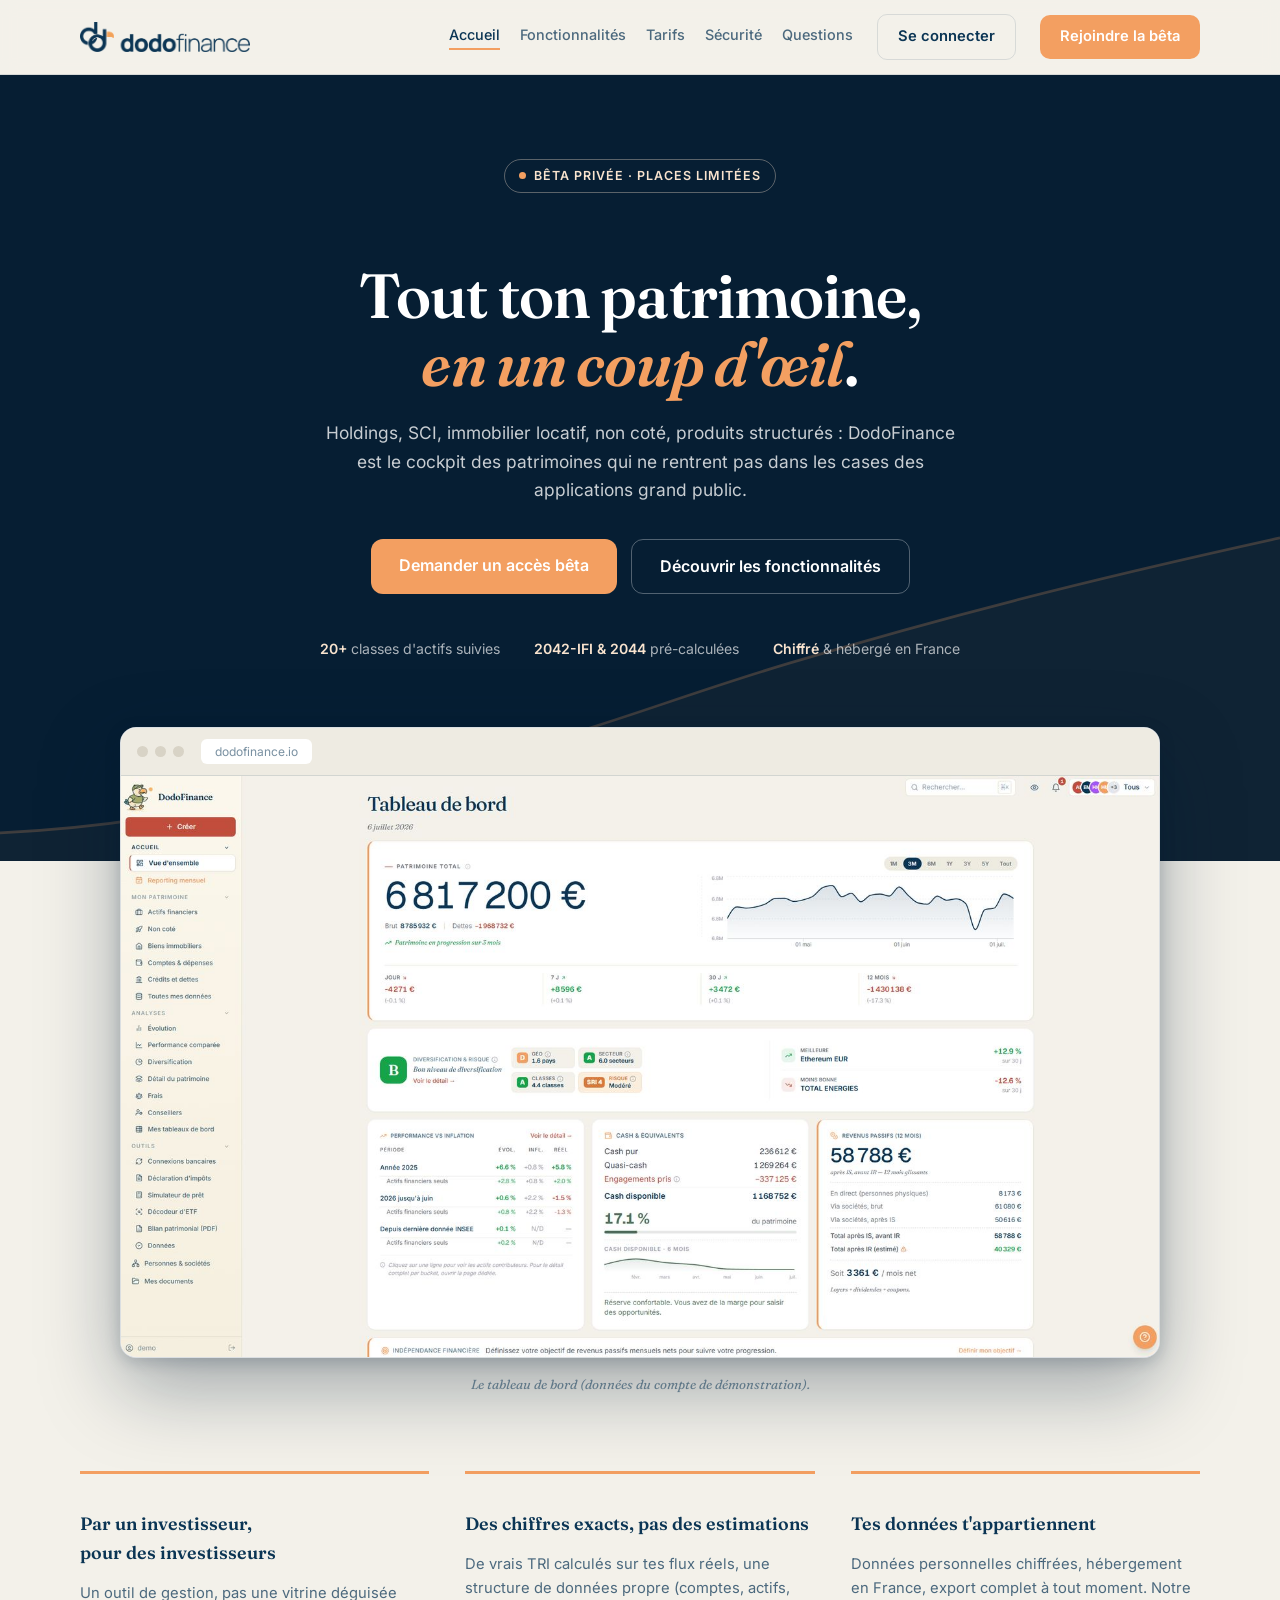
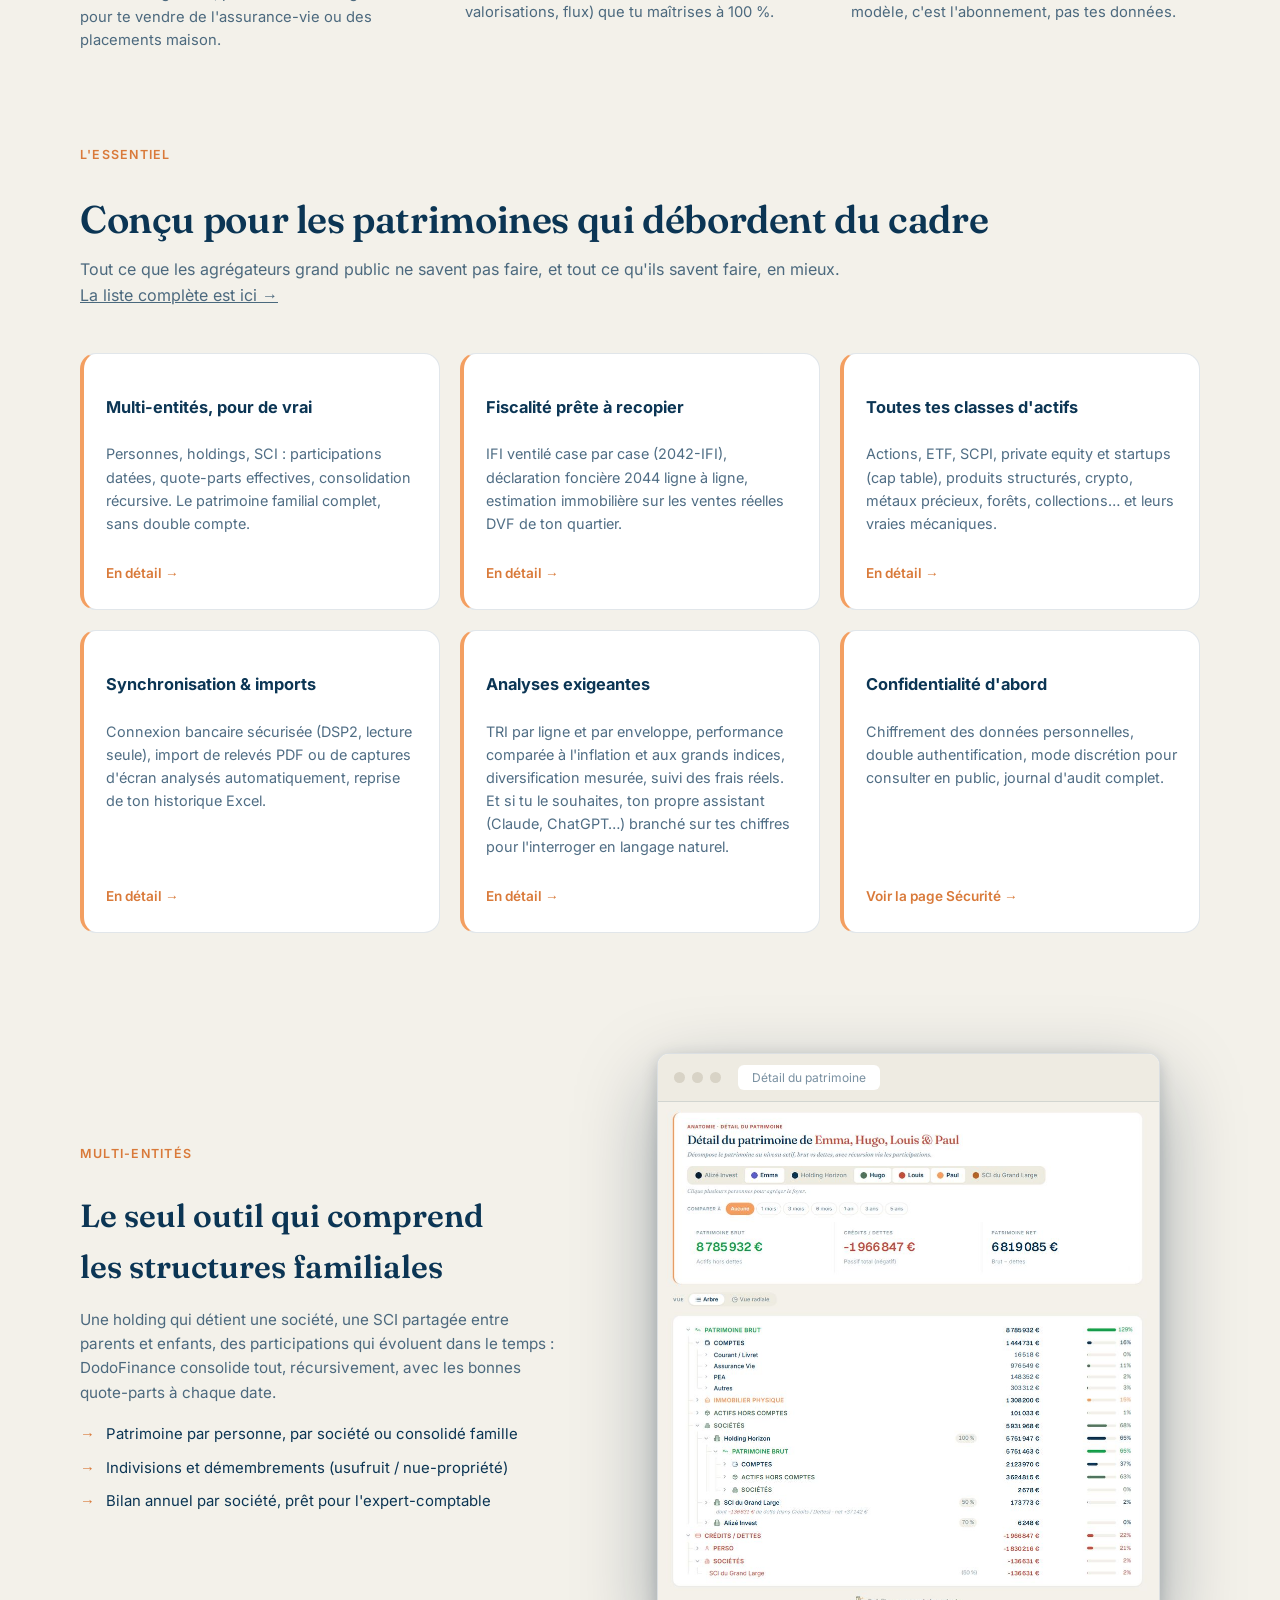
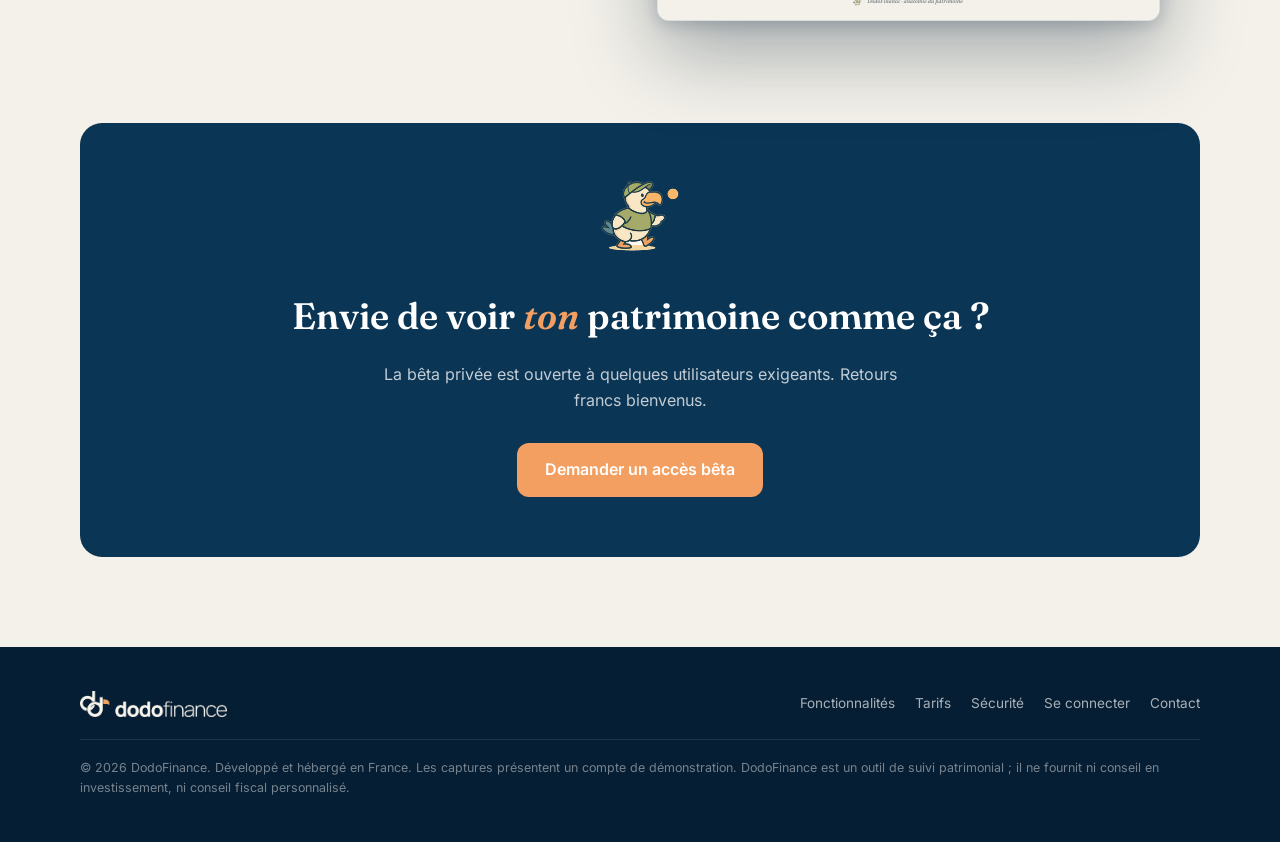
<file: index.html>
<!DOCTYPE html>
<html lang="fr">
<head>
<meta charset="utf-8">
<meta name="viewport" content="width=device-width, initial-scale=1">
<title>DodoFinance | Le cockpit de ton patrimoine</title>
<meta name="description" content="Holdings, SCI, immobilier locatif, non coté, produits structurés : DodoFinance est le cockpit des patrimoines qui ne rentrent pas dans les cases des applications grand public.">
<link rel="canonical" href="https://www.dodofinance.io/">
<meta property="og:title" content="DodoFinance | Le cockpit de ton patrimoine">
<meta property="og:description" content="Holdings, SCI, immobilier locatif, non coté, produits structurés : DodoFinance est le cockpit des patrimoines qui ne rentrent pas dans les cases des applications grand public.">
<meta property="og:image" content="https://www.dodofinance.io/assets/dashboard.jpg">
<meta property="og:type" content="website">
<meta property="og:locale" content="fr_FR">
<link rel="icon" type="image/png" href="/assets/favicon.png">
<link rel="stylesheet" href="/assets/fonts/fonts.css">
<link rel="stylesheet" href="/style.css?v=f209044336">
</head>
<body>
<header class="top">
  <div class="wrap top-in">
    <a class="brand" href="/">
      <img src="/assets/logo.png" alt="DodoFinance" width="170" height="30">
    </a>
    <nav>
      <a href="/" class="active" data-page="accueil">Accueil</a>
      <a href="/fonctionnalites" data-page="fonctionnalites">Fonctionnalités</a>
      <a href="/tarifs" data-page="tarifs">Tarifs</a>
      <a href="/securite" data-page="securite">Sécurité</a>
      <a href="/questions" data-page="questions">Questions</a>
    </nav>
    <a class="btn btn-ghost" href="https://dodofinance.io/login">Se connecter</a>
    <a class="btn btn-primary" href="mailto:contact@dodofinance.io?subject=Acc%C3%A8s%20b%C3%AAta%20DodoFinance">Rejoindre la bêta</a>
    <details class="menu">
      <summary aria-label="Menu">
        <svg class="ico-open" viewBox="0 0 24 24" fill="none" stroke="currentColor" stroke-width="2" stroke-linecap="round" aria-hidden="true"><path d="M4 7h16M4 12h16M4 17h16"/></svg>
        <svg class="ico-close" viewBox="0 0 24 24" fill="none" stroke="currentColor" stroke-width="2" stroke-linecap="round" aria-hidden="true"><path d="M6 6l12 12M18 6L6 18"/></svg>
      </summary>
      <div class="menu-panel">
        <a href="/" class="active" data-page="accueil">Accueil</a>
        <a href="/fonctionnalites" data-page="fonctionnalites">Fonctionnalités</a>
        <a href="/tarifs" data-page="tarifs">Tarifs</a>
        <a href="/securite" data-page="securite">Sécurité</a>
        <a href="/questions" data-page="questions">Questions</a>
        <div class="menu-cta">
          <a class="btn btn-primary" href="mailto:contact@dodofinance.io?subject=Acc%C3%A8s%20b%C3%AAta%20DodoFinance">Rejoindre la bêta</a>
          <a class="btn btn-ghost" href="https://dodofinance.io/login">Se connecter</a>
        </div>
      </div>
    </details>
  </div>
</header>
<main>

  <div class="hero">
    <svg class="curve" viewBox="0 0 1200 260" preserveAspectRatio="none" aria-hidden="true">
      <path d="M0,240 C150,235 260,210 380,196 C520,180 600,150 740,118 C880,86 1010,60 1200,28 L1200,260 L0,260 Z" fill="rgba(243,159,97,0.08)"/>
      <path d="M0,240 C150,235 260,210 380,196 C520,180 600,150 740,118 C880,86 1010,60 1200,28" fill="none" stroke="rgba(243,159,97,0.45)" stroke-width="2"/>
    </svg>
    <div class="hero-in">
      <span class="pill">Bêta privée · places limitées</span>
      <h1>Tout ton patrimoine, <em>en&nbsp;un&nbsp;coup&nbsp;d'œil</em>.</h1>
      <p class="lead">
        Holdings, SCI, immobilier locatif, non coté, produits structurés&nbsp;: DodoFinance est
        le cockpit des patrimoines qui ne rentrent pas dans les cases des applications grand public.
      </p>
      <div class="hero-cta">
        <a class="btn btn-primary btn-big" href="mailto:contact@dodofinance.io?subject=Acc%C3%A8s%20b%C3%AAta%20DodoFinance">Demander un accès bêta</a>
        <a class="btn btn-ghost btn-big" href="/fonctionnalites">Découvrir les fonctionnalités</a>
      </div>
      <div class="hero-stats">
        <span><b>20+</b> classes d'actifs suivies</span>
        <span><b>2042-IFI &amp; 2044</b> pré-calculées</span>
        <span><b>Chiffré</b> &amp; hébergé en France</span>
      </div>
    </div>
  </div>

  <div class="wrap shot-wrap">
    <figure class="shot">
      <div class="shot-bar"><i></i><i></i><i></i><span>dodofinance.io</span></div>
      <img src="/assets/dashboard.jpg" alt="Tableau de bord DodoFinance : patrimoine total, performance vs inflation, cash disponible, revenus passifs" width="1600" height="896">
    </figure>
    <figcaption class="shot-caption">Le tableau de bord (données du compte de démonstration).</figcaption>
  </div>

  <div class="credo">
    <div class="wrap credo-grid">
      <div class="credo-item">
        <h3>Par un investisseur, pour des investisseurs</h3>
        <p>Un outil de gestion, pas une vitrine déguisée pour te vendre de l'assurance-vie ou des placements maison.</p>
      </div>
      <div class="credo-item">
        <h3>Des chiffres exacts, pas des estimations</h3>
        <p>De vrais TRI calculés sur tes flux réels, une structure de données propre (comptes, actifs, valorisations, flux) que tu maîtrises à 100&nbsp;%.</p>
      </div>
      <div class="credo-item">
        <h3>Tes données t'appartiennent</h3>
        <p>Données personnelles chiffrées, hébergement en France, export complet à tout moment. Notre modèle, c'est l'abonnement, pas tes données.</p>
      </div>
    </div>
  </div>

  <div class="section tight">
    <div class="wrap">
      <div class="eyebrow">L'essentiel</div>
      <h2>Conçu pour les patrimoines qui débordent du cadre</h2>
      <p class="sub">Tout ce que les agrégateurs grand public ne savent pas faire, et tout ce qu'ils savent faire, en mieux. <a href="/fonctionnalites">La liste complète est ici →</a></p>
      <div class="feat-grid">
        <div class="feat">
          <h3>Multi-entités, pour de vrai</h3>
          <p>Personnes, holdings, SCI&nbsp;: participations datées, quote-parts effectives, consolidation récursive. Le patrimoine familial complet, sans double compte.</p>
          <a href="/fonctionnalites">En détail →</a>
        </div>
        <div class="feat">
          <h3>Fiscalité prête à recopier</h3>
          <p>IFI ventilé case par case (2042-IFI), déclaration foncière 2044 ligne à ligne, estimation immobilière sur les ventes réelles DVF de ton quartier.</p>
          <a href="/fonctionnalites">En détail →</a>
        </div>
        <div class="feat">
          <h3>Toutes tes classes d'actifs</h3>
          <p>Actions, ETF, SCPI, private equity et startups (cap table), produits structurés, crypto, métaux précieux, forêts, collections… et leurs vraies mécaniques.</p>
          <a href="/fonctionnalites">En détail →</a>
        </div>
        <div class="feat">
          <h3>Synchronisation &amp; imports</h3>
          <p>Connexion bancaire sécurisée (DSP2, lecture seule), import de relevés PDF ou de captures d'écran analysés automatiquement, reprise de ton historique Excel.</p>
          <a href="/fonctionnalites">En détail →</a>
        </div>
        <div class="feat">
          <h3>Analyses exigeantes</h3>
          <p>TRI par ligne et par enveloppe, performance comparée à l'inflation et aux grands indices, diversification mesurée, suivi des frais réels. Et si tu le souhaites, ton propre assistant (Claude, ChatGPT…) branché sur tes chiffres pour l'interroger en langage naturel.</p>
          <a href="/fonctionnalites">En détail →</a>
        </div>
        <div class="feat">
          <h3>Confidentialité d'abord</h3>
          <p>Chiffrement des données personnelles, double authentification, mode discrétion pour consulter en public, journal d'audit complet.</p>
          <a href="/securite">Voir la page Sécurité →</a>
        </div>
      </div>
    </div>
  </div>

  <div class="wrap">
    <div class="dive">
      <div class="dive-txt">
        <div class="eyebrow">Multi-entités</div>
        <h2>Le seul outil qui comprend les structures familiales</h2>
        <p>Une holding qui détient une société, une SCI partagée entre parents et enfants, des participations qui évoluent dans le temps&nbsp;: DodoFinance consolide tout, récursivement, avec les bonnes quote-parts à chaque date.</p>
        <ul>
          <li>Patrimoine par personne, par société ou consolidé famille</li>
          <li>Indivisions et démembrements (usufruit / nue-propriété)</li>
          <li>Bilan annuel par société, prêt pour l'expert-comptable</li>
        </ul>
      </div>
      <figure class="shot">
        <div class="shot-bar"><i></i><i></i><i></i><span>Détail du patrimoine</span></div>
        <img src="/assets/drilldown.jpg" alt="Anatomie du patrimoine familial : comptes, immobilier, sociétés et crédits consolidés" loading="lazy" width="1000" height="1034">
      </figure>
    </div>
  </div>

</main>
<section class="final">
  <div class="wrap">
    <div class="final-card">
      <img class="final-dodo" src="/assets/dodo.png" alt="" width="84" height="84" loading="lazy">
      <h2>Envie de voir <em>ton</em> patrimoine comme ça&nbsp;?</h2>
      <p>La bêta privée est ouverte à quelques utilisateurs exigeants. Retours francs bienvenus.</p>
      <a class="btn btn-primary btn-big" href="mailto:contact@dodofinance.io?subject=Acc%C3%A8s%20b%C3%AAta%20DodoFinance">Demander un accès bêta</a>
    </div>
  </div>
</section>
<footer>
  <div class="wrap">
    <div class="foot-in">
      <a class="brand" href="/">
        <img src="/assets/logo-dark.png" alt="DodoFinance" width="147" height="26">
      </a>
      <div class="foot-links">
        <a href="/fonctionnalites">Fonctionnalités</a>
        <a href="/tarifs">Tarifs</a>
        <a href="/securite">Sécurité</a>
        <a href="https://dodofinance.io/login">Se connecter</a>
        <a href="mailto:contact@dodofinance.io">Contact</a>
      </div>
    </div>
    <div class="foot-legal">
      © 2026 DodoFinance. Développé et hébergé en France. Les captures présentent un compte de démonstration.
      DodoFinance est un outil de suivi patrimonial&nbsp;; il ne fournit ni conseil en investissement, ni conseil fiscal personnalisé.
    </div>
  </div>
</footer>
</body>
</html>
</file>
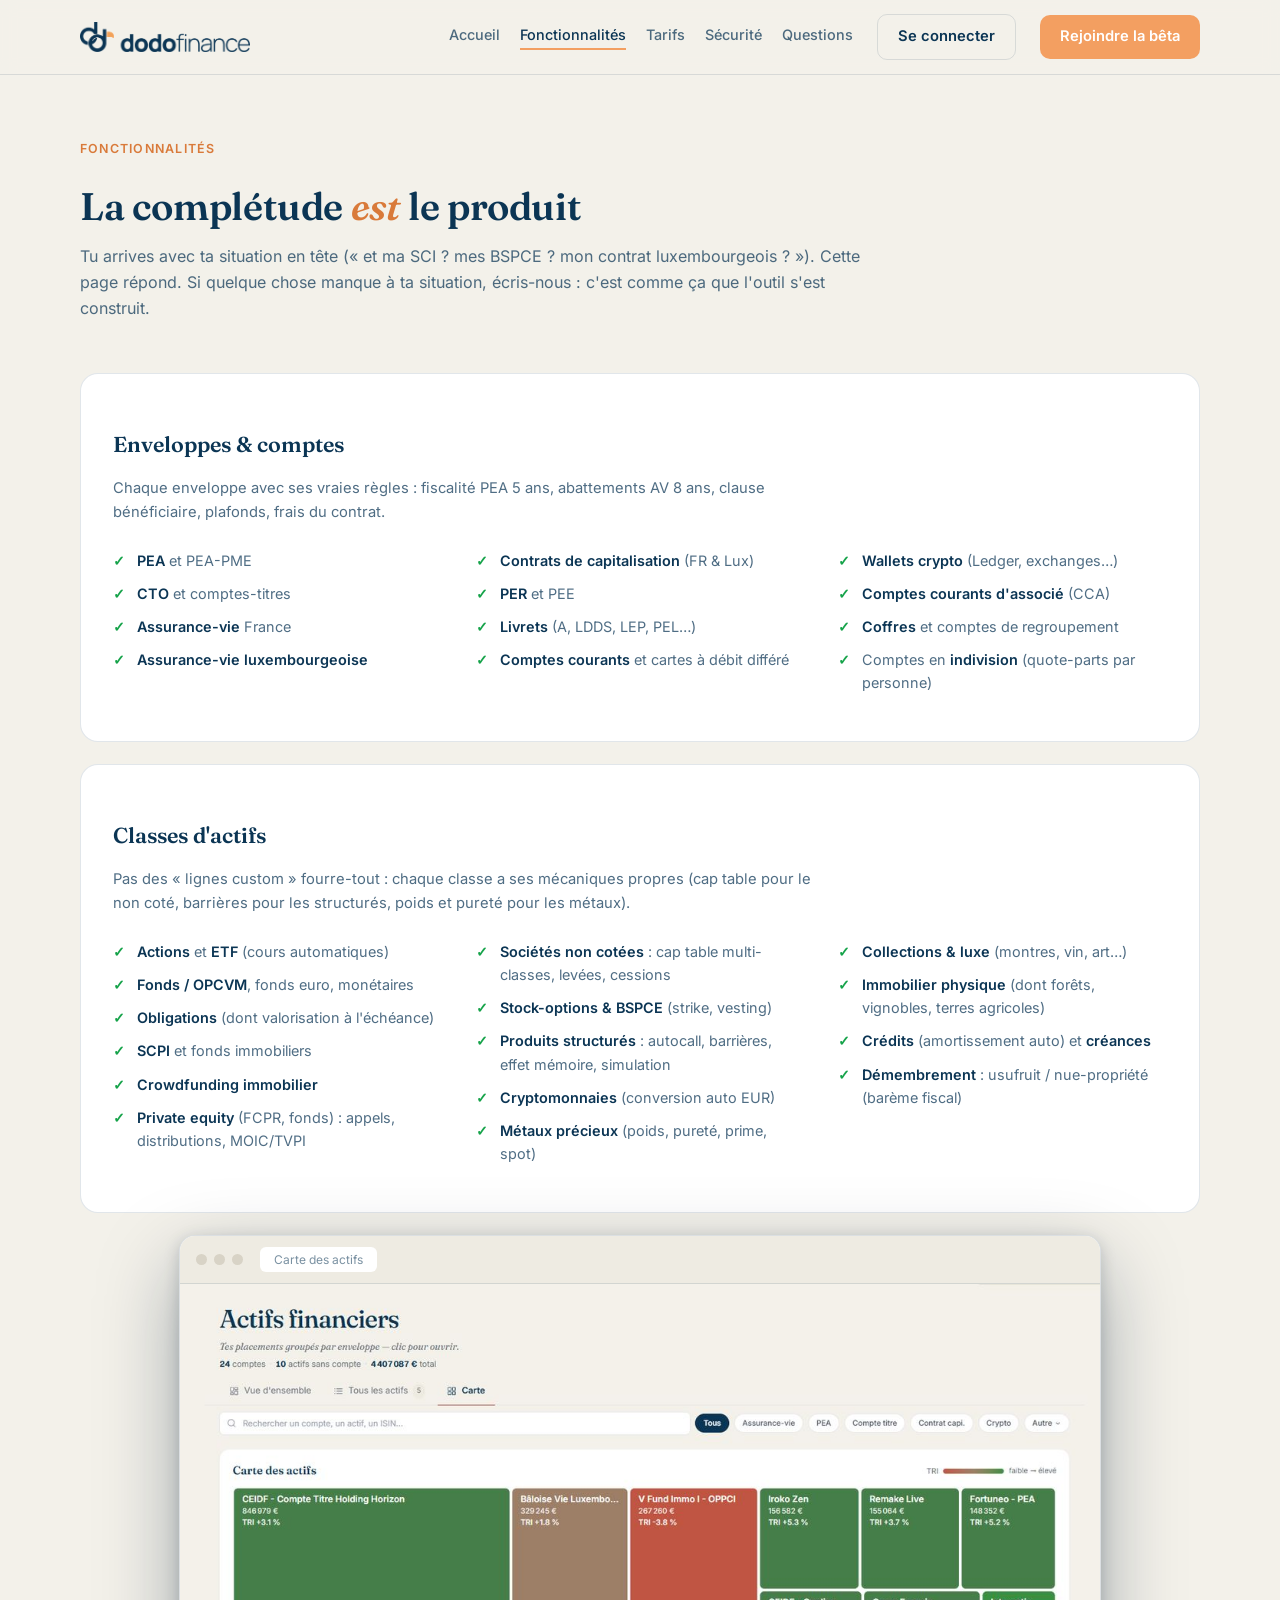
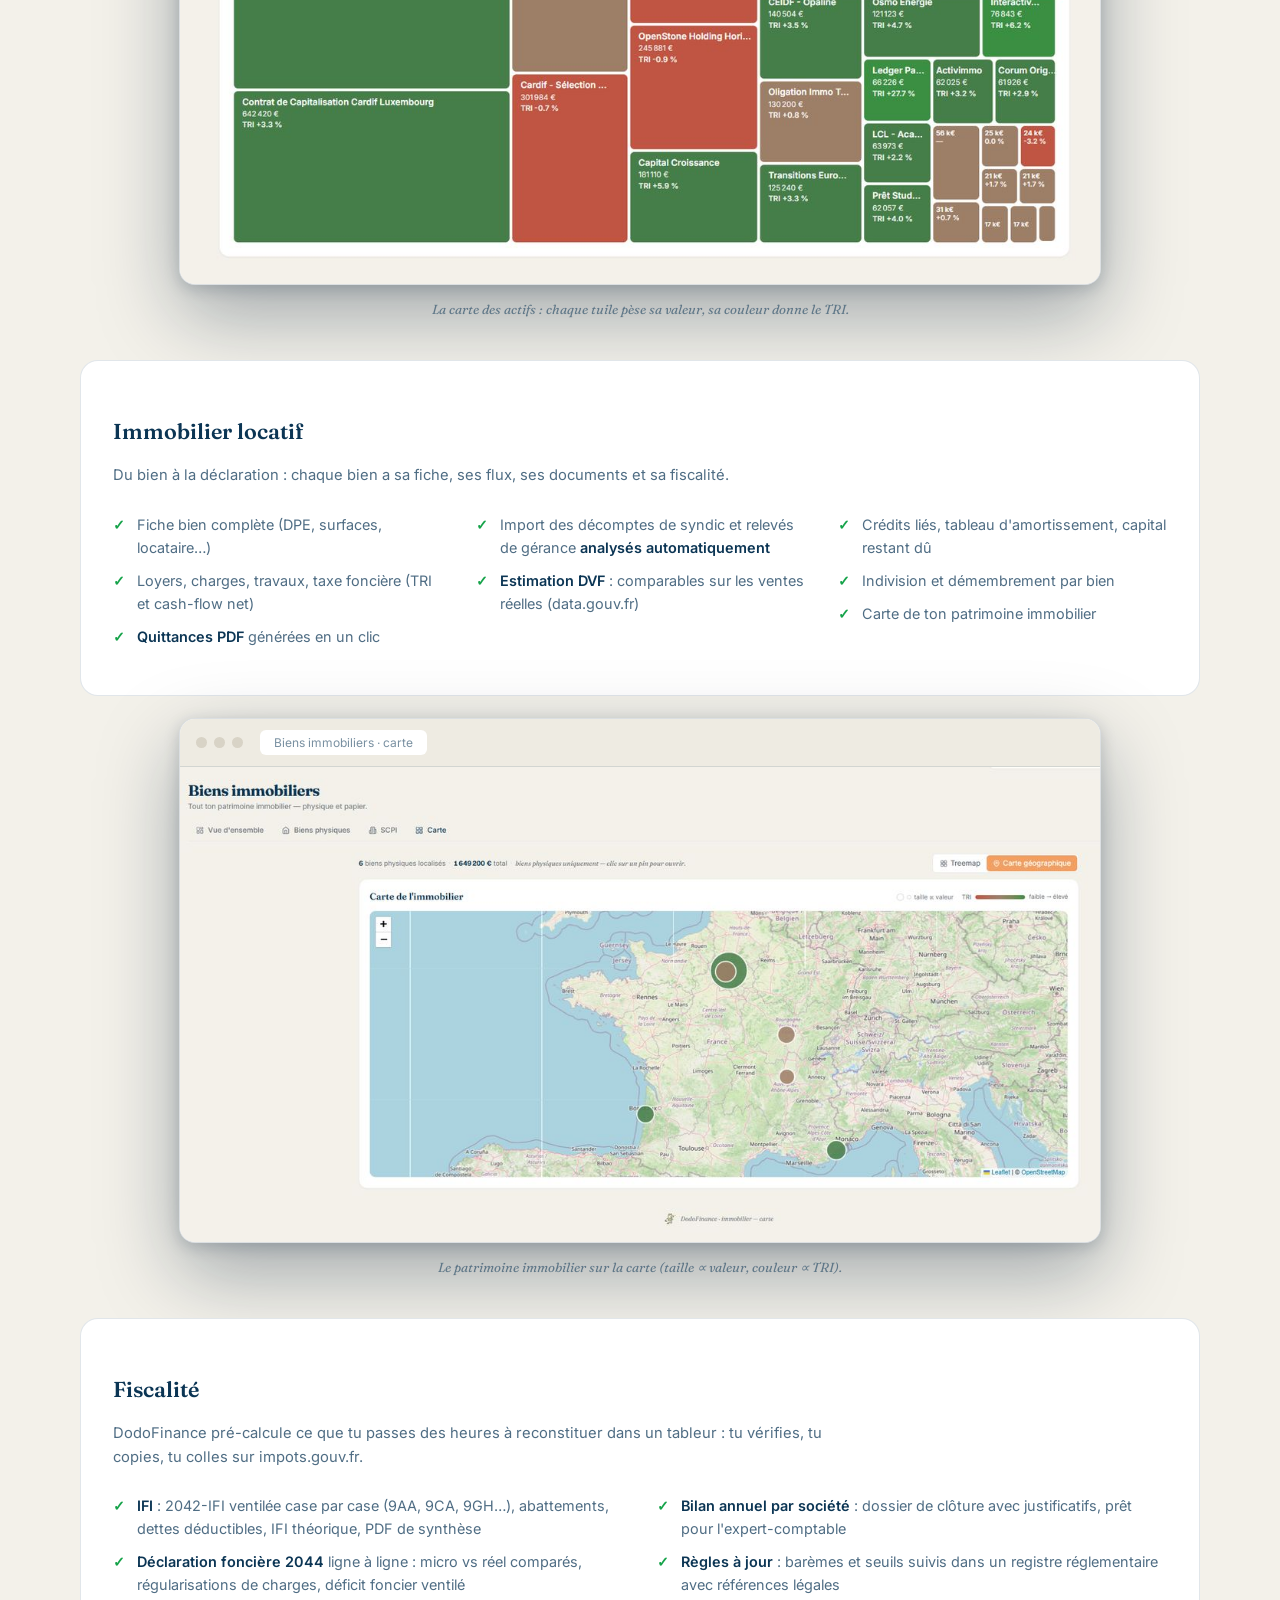
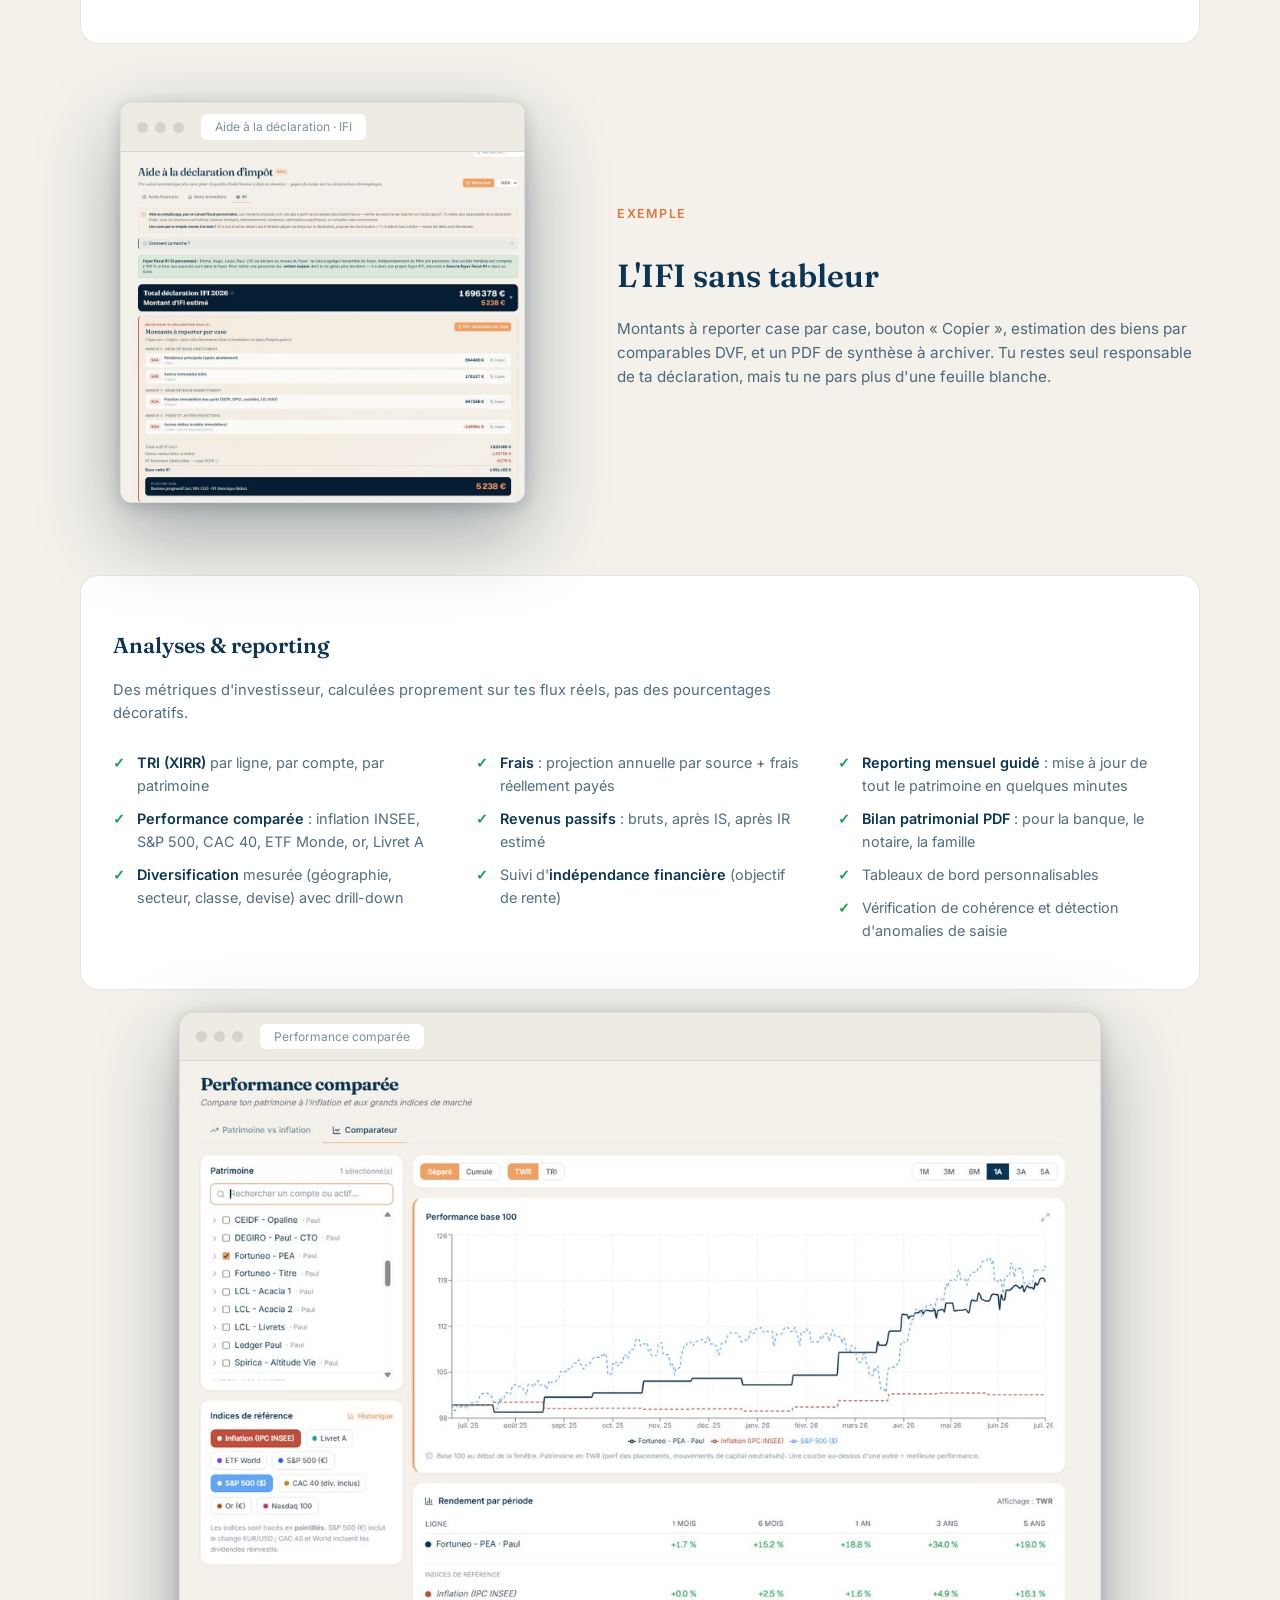
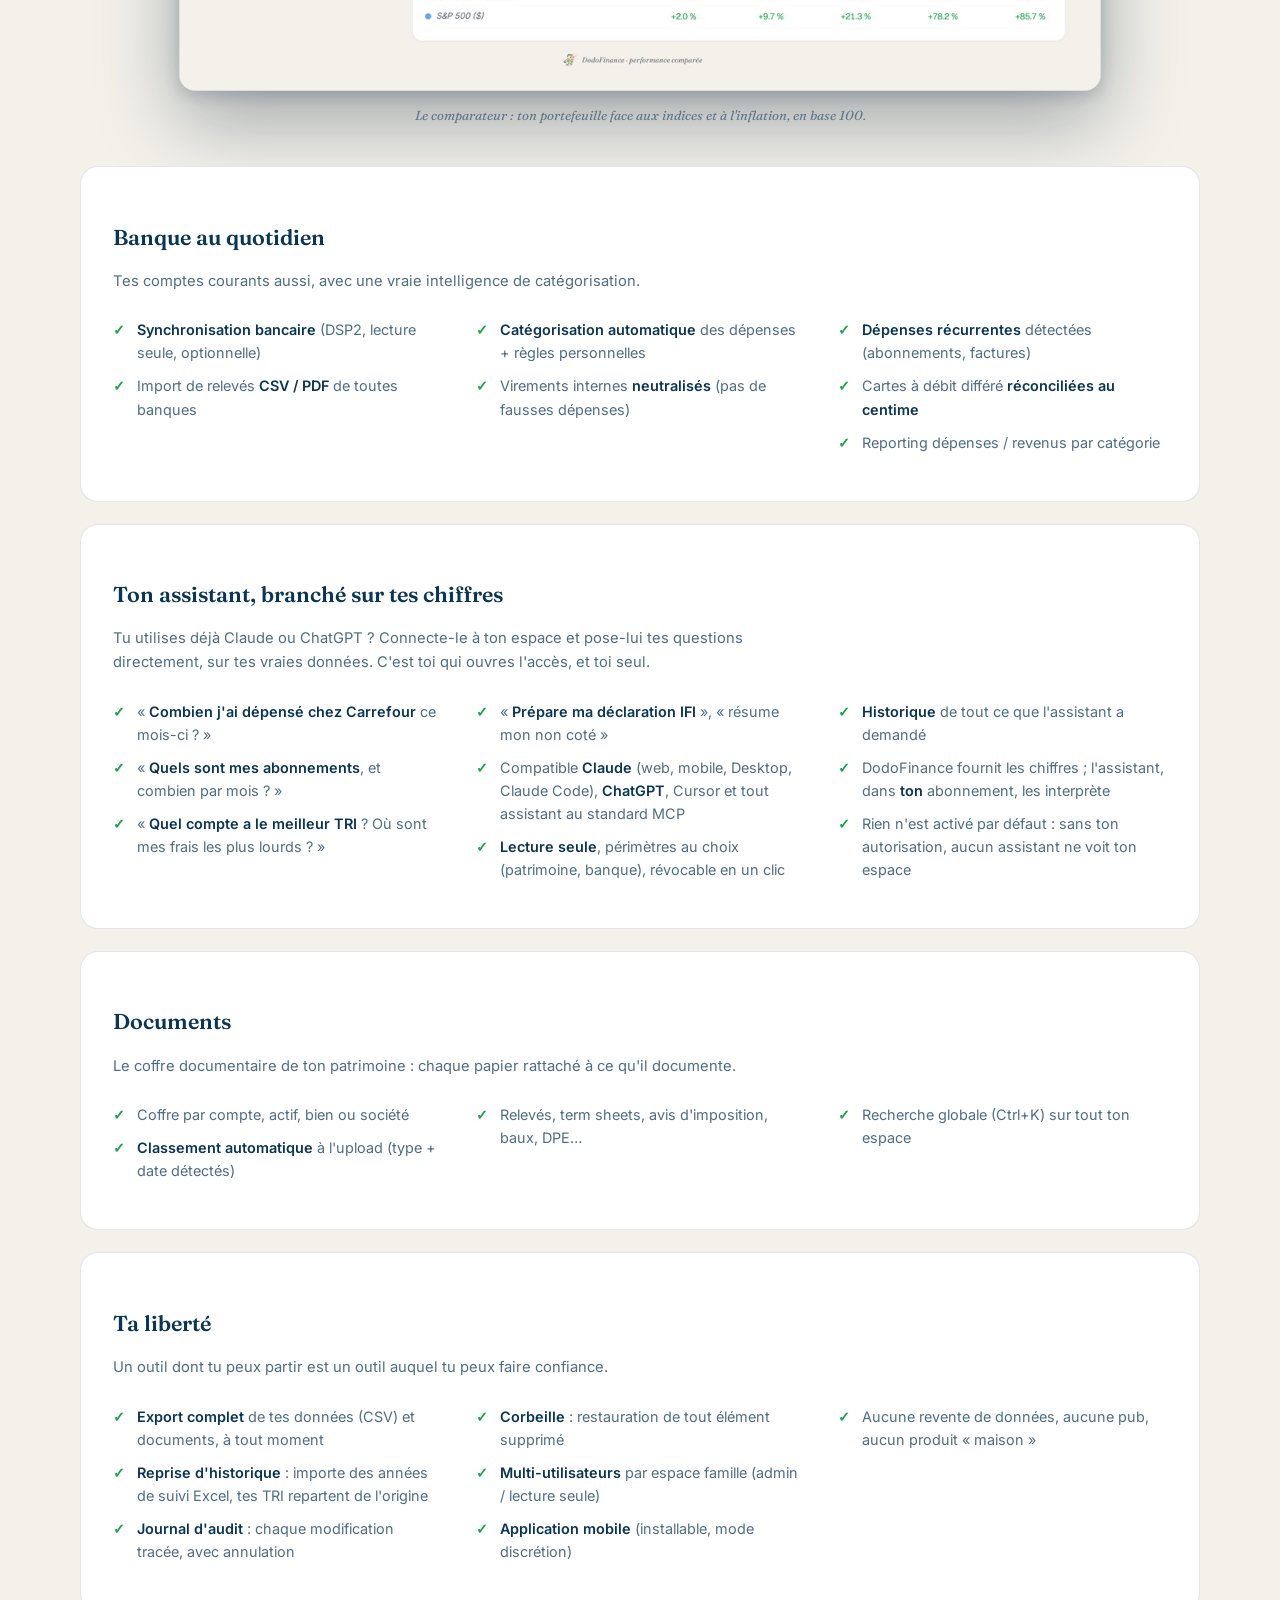
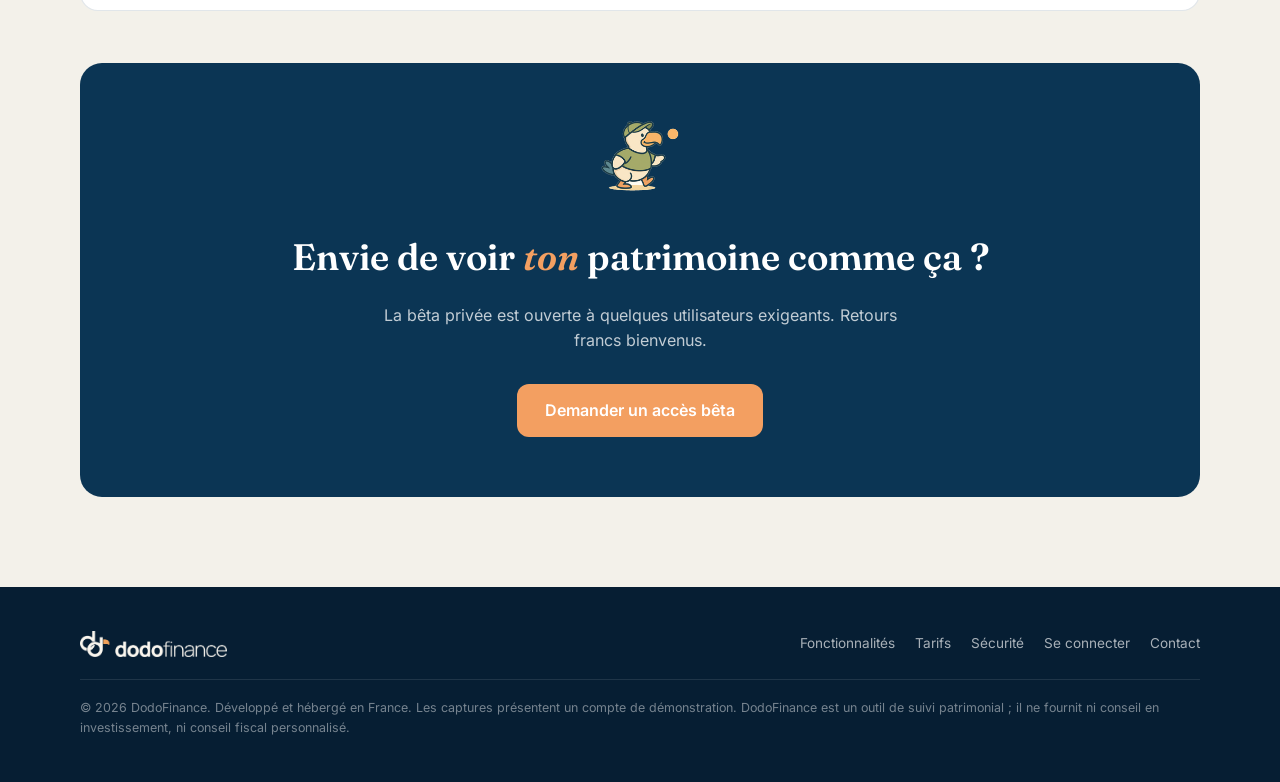
<file: fonctionnalites.html>
<!DOCTYPE html>
<html lang="fr">
<head>
<meta charset="utf-8">
<meta name="viewport" content="width=device-width, initial-scale=1">
<title>Fonctionnalités | DodoFinance</title>
<meta name="description" content="Toutes les enveloppes (PEA, AV, PER, luxembourgeois…) et classes d'actifs (SCPI, PE, produits structurés, crypto…), l'immobilier locatif, l'IFI case par case, les analyses TRI : la liste complète.">
<link rel="canonical" href="https://www.dodofinance.io/fonctionnalites">
<meta property="og:title" content="Fonctionnalités | DodoFinance">
<meta property="og:description" content="Toutes les enveloppes (PEA, AV, PER, luxembourgeois…) et classes d'actifs (SCPI, PE, produits structurés, crypto…), l'immobilier locatif, l'IFI case par case, les analyses TRI : la liste complète.">
<meta property="og:image" content="https://www.dodofinance.io/assets/dashboard.jpg">
<meta property="og:type" content="website">
<meta property="og:locale" content="fr_FR">
<link rel="icon" type="image/png" href="/assets/favicon.png">
<link rel="stylesheet" href="/assets/fonts/fonts.css">
<link rel="stylesheet" href="/style.css?v=f209044336">
</head>
<body>
<header class="top">
  <div class="wrap top-in">
    <a class="brand" href="/">
      <img src="/assets/logo.png" alt="DodoFinance" width="170" height="30">
    </a>
    <nav>
      <a href="/" data-page="accueil">Accueil</a>
      <a href="/fonctionnalites" class="active" data-page="fonctionnalites">Fonctionnalités</a>
      <a href="/tarifs" data-page="tarifs">Tarifs</a>
      <a href="/securite" data-page="securite">Sécurité</a>
      <a href="/questions" data-page="questions">Questions</a>
    </nav>
    <a class="btn btn-ghost" href="https://dodofinance.io/login">Se connecter</a>
    <a class="btn btn-primary" href="mailto:contact@dodofinance.io?subject=Acc%C3%A8s%20b%C3%AAta%20DodoFinance">Rejoindre la bêta</a>
    <details class="menu">
      <summary aria-label="Menu">
        <svg class="ico-open" viewBox="0 0 24 24" fill="none" stroke="currentColor" stroke-width="2" stroke-linecap="round" aria-hidden="true"><path d="M4 7h16M4 12h16M4 17h16"/></svg>
        <svg class="ico-close" viewBox="0 0 24 24" fill="none" stroke="currentColor" stroke-width="2" stroke-linecap="round" aria-hidden="true"><path d="M6 6l12 12M18 6L6 18"/></svg>
      </summary>
      <div class="menu-panel">
        <a href="/" data-page="accueil">Accueil</a>
        <a href="/fonctionnalites" class="active" data-page="fonctionnalites">Fonctionnalités</a>
        <a href="/tarifs" data-page="tarifs">Tarifs</a>
        <a href="/securite" data-page="securite">Sécurité</a>
        <a href="/questions" data-page="questions">Questions</a>
        <div class="menu-cta">
          <a class="btn btn-primary" href="mailto:contact@dodofinance.io?subject=Acc%C3%A8s%20b%C3%AAta%20DodoFinance">Rejoindre la bêta</a>
          <a class="btn btn-ghost" href="https://dodofinance.io/login">Se connecter</a>
        </div>
      </div>
    </details>
  </div>
</header>
<main>

  <div class="wrap page-head">
    <div class="eyebrow">Fonctionnalités</div>
    <h1>La complétude <em>est</em> le produit</h1>
    <p class="sub">Tu arrives avec ta situation en tête (« et ma SCI&nbsp;? mes BSPCE&nbsp;? mon contrat luxembourgeois&nbsp;? »). Cette page répond. Si quelque chose manque à ta situation, écris-nous&nbsp;: c'est comme ça que l'outil s'est construit.</p>
  </div>

  <div class="wrap">
    <div class="cat">
      <h3>Enveloppes &amp; comptes</h3>
      <p>Chaque enveloppe avec ses vraies règles&nbsp;: fiscalité PEA 5 ans, abattements AV 8 ans, clause bénéficiaire, plafonds, frais du contrat.</p>
      <ul class="checks">
        <li><b>PEA</b> et PEA-PME</li>
        <li><b>CTO</b> et comptes-titres</li>
        <li><b>Assurance-vie</b> France</li>
        <li><b>Assurance-vie luxembourgeoise</b></li>
        <li><b>Contrats de capitalisation</b> (FR &amp; Lux)</li>
        <li><b>PER</b> et PEE</li>
        <li><b>Livrets</b> (A, LDDS, LEP, PEL…)</li>
        <li><b>Comptes courants</b> et cartes à débit différé</li>
        <li><b>Wallets crypto</b> (Ledger, exchanges…)</li>
        <li><b>Comptes courants d'associé</b> (CCA)</li>
        <li><b>Coffres</b> et comptes de regroupement</li>
        <li>Comptes en <b>indivision</b> (quote-parts par personne)</li>
      </ul>
    </div>

    <div class="cat">
      <h3>Classes d'actifs</h3>
      <p>Pas des «&nbsp;lignes custom&nbsp;» fourre-tout&nbsp;: chaque classe a ses mécaniques propres (cap table pour le non coté, barrières pour les structurés, poids et pureté pour les métaux).</p>
      <ul class="checks">
        <li><b>Actions</b> et <b>ETF</b> (cours automatiques)</li>
        <li><b>Fonds / OPCVM</b>, fonds euro, monétaires</li>
        <li><b>Obligations</b> (dont valorisation à l'échéance)</li>
        <li><b>SCPI</b> et fonds immobiliers</li>
        <li><b>Crowdfunding immobilier</b></li>
        <li><b>Private equity</b> (FCPR, fonds)&nbsp;: appels, distributions, MOIC/TVPI</li>
        <li><b>Sociétés non cotées</b>&nbsp;: cap table multi-classes, levées, cessions</li>
        <li><b>Stock-options &amp; BSPCE</b> (strike, vesting)</li>
        <li><b>Produits structurés</b>&nbsp;: autocall, barrières, effet mémoire, simulation</li>
        <li><b>Cryptomonnaies</b> (conversion auto EUR)</li>
        <li><b>Métaux précieux</b> (poids, pureté, prime, spot)</li>
        <li><b>Collections &amp; luxe</b> (montres, vin, art…)</li>
        <li><b>Immobilier physique</b> (dont forêts, vignobles, terres agricoles)</li>
        <li><b>Crédits</b> (amortissement auto) et <b>créances</b></li>
        <li><b>Démembrement</b>&nbsp;: usufruit / nue-propriété (barème fiscal)</li>
      </ul>
    </div>

    <figure class="shot shot-mid">
      <div class="shot-bar"><i></i><i></i><i></i><span>Carte des actifs</span></div>
      <img src="/assets/treemap.jpg" alt="Treemap des actifs financiers : chaque tuile pèse sa valeur, la couleur son TRI" loading="lazy" width="1200" height="783">
    </figure>
    <figcaption class="shot-caption">La carte des actifs&nbsp;: chaque tuile pèse sa valeur, sa couleur donne le TRI.</figcaption>

    <div class="cat">
      <h3>Immobilier locatif</h3>
      <p>Du bien à la déclaration&nbsp;: chaque bien a sa fiche, ses flux, ses documents et sa fiscalité.</p>
      <ul class="checks">
        <li>Fiche bien complète (DPE, surfaces, locataire…)</li>
        <li>Loyers, charges, travaux, taxe foncière (TRI et cash-flow net)</li>
        <li><b>Quittances PDF</b> générées en un clic</li>
        <li>Import des décomptes de syndic et relevés de gérance <b>analysés automatiquement</b></li>
        <li><b>Estimation DVF</b>&nbsp;: comparables sur les ventes réelles (data.gouv.fr)</li>
        <li>Crédits liés, tableau d'amortissement, capital restant dû</li>
        <li>Indivision et démembrement par bien</li>
        <li>Carte de ton patrimoine immobilier</li>
      </ul>
    </div>

    <figure class="shot shot-mid">
      <div class="shot-bar"><i></i><i></i><i></i><span>Biens immobiliers · carte</span></div>
      <img src="/assets/carte.jpg" alt="Carte géographique du patrimoine immobilier : chaque pin est un bien, sa taille reflète la valeur" loading="lazy" width="1200" height="620">
    </figure>
    <figcaption class="shot-caption">Le patrimoine immobilier sur la carte (taille&nbsp;∝&nbsp;valeur, couleur&nbsp;∝&nbsp;TRI).</figcaption>

    <div class="cat">
      <h3>Fiscalité</h3>
      <p>DodoFinance pré-calcule ce que tu passes des heures à reconstituer dans un tableur&nbsp;: tu vérifies, tu copies, tu colles sur impots.gouv.fr.</p>
      <ul class="checks two">
        <li><b>IFI</b>&nbsp;: 2042-IFI ventilée case par case (9AA, 9CA, 9GH…), abattements, dettes déductibles, IFI théorique, PDF de synthèse</li>
        <li><b>Déclaration foncière 2044</b> ligne à ligne&nbsp;: micro vs réel comparés, régularisations de charges, déficit foncier ventilé</li>
        <li><b>Bilan annuel par société</b>&nbsp;: dossier de clôture avec justificatifs, prêt pour l'expert-comptable</li>
        <li><b>Règles à jour</b>&nbsp;: barèmes et seuils suivis dans un registre réglementaire avec références légales</li>
      </ul>
    </div>

    <div class="wrap" style="padding: 0;">
      <div class="dive flip" style="padding-top: 20px;">
        <div class="dive-txt">
          <div class="eyebrow">Exemple</div>
          <h2>L'IFI sans tableur</h2>
          <p>Montants à reporter case par case, bouton «&nbsp;Copier&nbsp;», estimation des biens par comparables DVF, et un PDF de synthèse à archiver. Tu restes seul responsable de ta déclaration, mais tu ne pars plus d'une feuille blanche.</p>
        </div>
        <figure class="shot">
          <div class="shot-bar"><i></i><i></i><i></i><span>Aide à la déclaration · IFI</span></div>
          <img src="/assets/ifi.jpg" alt="Aide à la déclaration IFI : montants à reporter par case du formulaire 2042-IFI" loading="lazy" width="1000" height="868">
        </figure>
      </div>
    </div>

    <div class="cat">
      <h3>Analyses &amp; reporting</h3>
      <p>Des métriques d'investisseur, calculées proprement sur tes flux réels, pas des pourcentages décoratifs.</p>
      <ul class="checks">
        <li><b>TRI (XIRR)</b> par ligne, par compte, par patrimoine</li>
        <li><b>Performance comparée</b>&nbsp;: inflation INSEE, S&amp;P 500, CAC 40, ETF Monde, or, Livret A</li>
        <li><b>Diversification</b> mesurée (géographie, secteur, classe, devise) avec drill-down</li>
        <li><b>Frais</b>&nbsp;: projection annuelle par source + frais réellement payés</li>
        <li><b>Revenus passifs</b>&nbsp;: bruts, après IS, après IR estimé</li>
        <li>Suivi d'<b>indépendance financière</b> (objectif de rente)</li>
        <li><b>Reporting mensuel guidé</b>&nbsp;: mise à jour de tout le patrimoine en quelques minutes</li>
        <li><b>Bilan patrimonial PDF</b>&nbsp;: pour la banque, le notaire, la famille</li>
        <li>Tableaux de bord personnalisables</li>
        <li>Vérification de cohérence et détection d'anomalies de saisie</li>
      </ul>
    </div>

    <figure class="shot shot-mid">
      <div class="shot-bar"><i></i><i></i><i></i><span>Performance comparée</span></div>
      <img src="/assets/bench.jpg" alt="Comparateur de performance : un PEA face au S&P 500 et à l'inflation INSEE, en base 100" loading="lazy" width="1200" height="820">
    </figure>
    <figcaption class="shot-caption">Le comparateur&nbsp;: ton portefeuille face aux indices et à l'inflation, en base 100.</figcaption>

    <div class="cat">
      <h3>Banque au quotidien</h3>
      <p>Tes comptes courants aussi, avec une vraie intelligence de catégorisation.</p>
      <ul class="checks">
        <li><b>Synchronisation bancaire</b> (DSP2, lecture seule, optionnelle)</li>
        <li>Import de relevés <b>CSV / PDF</b> de toutes banques</li>
        <li><b>Catégorisation automatique</b> des dépenses + règles personnelles</li>
        <li>Virements internes <b>neutralisés</b> (pas de fausses dépenses)</li>
        <li><b>Dépenses récurrentes</b> détectées (abonnements, factures)</li>
        <li>Cartes à débit différé <b>réconciliées au centime</b></li>
        <li>Reporting dépenses / revenus par catégorie</li>
      </ul>
    </div>

    <div class="cat">
      <h3>Ton assistant, branché sur tes chiffres</h3>
      <p>Tu utilises déjà Claude ou ChatGPT&nbsp;? Connecte-le à ton espace et pose-lui tes questions directement, sur tes vraies données. C'est toi qui ouvres l'accès, et toi seul.</p>
      <ul class="checks">
        <li>«&nbsp;<b>Combien j'ai dépensé chez Carrefour</b> ce mois-ci&nbsp;?&nbsp;»</li>
        <li>«&nbsp;<b>Quels sont mes abonnements</b>, et combien par mois&nbsp;?&nbsp;»</li>
        <li>«&nbsp;<b>Quel compte a le meilleur TRI</b>&nbsp;? Où sont mes frais les plus lourds&nbsp;?&nbsp;»</li>
        <li>«&nbsp;<b>Prépare ma déclaration IFI</b>&nbsp;», «&nbsp;résume mon non coté&nbsp;»</li>
        <li>Compatible <b>Claude</b> (web, mobile, Desktop, Claude Code), <b>ChatGPT</b>, Cursor et tout assistant au standard MCP</li>
        <li><b>Lecture seule</b>, périmètres au choix (patrimoine, banque), révocable en un clic</li>
        <li><b>Historique</b> de tout ce que l'assistant a demandé</li>
        <li>DodoFinance fournit les chiffres&nbsp;; l'assistant, dans <b>ton</b> abonnement, les interprète</li>
        <li>Rien n'est activé par défaut&nbsp;: sans ton autorisation, aucun assistant ne voit ton espace</li>
      </ul>
    </div>

    <div class="cat">
      <h3>Documents</h3>
      <p>Le coffre documentaire de ton patrimoine&nbsp;: chaque papier rattaché à ce qu'il documente.</p>
      <ul class="checks">
        <li>Coffre par compte, actif, bien ou société</li>
        <li><b>Classement automatique</b> à l'upload (type + date détectés)</li>
        <li>Relevés, term sheets, avis d'imposition, baux, DPE…</li>
        <li>Recherche globale (Ctrl+K) sur tout ton espace</li>
      </ul>
    </div>

    <div class="cat">
      <h3>Ta liberté</h3>
      <p>Un outil dont tu peux partir est un outil auquel tu peux faire confiance.</p>
      <ul class="checks">
        <li><b>Export complet</b> de tes données (CSV) et documents, à tout moment</li>
        <li><b>Reprise d'historique</b>&nbsp;: importe des années de suivi Excel, tes TRI repartent de l'origine</li>
        <li><b>Journal d'audit</b>&nbsp;: chaque modification tracée, avec annulation</li>
        <li><b>Corbeille</b>&nbsp;: restauration de tout élément supprimé</li>
        <li><b>Multi-utilisateurs</b> par espace famille (admin / lecture seule)</li>
        <li><b>Application mobile</b> (installable, mode discrétion)</li>
        <li>Aucune revente de données, aucune pub, aucun produit «&nbsp;maison&nbsp;»</li>
      </ul>
    </div>
  </div>

</main>
<section class="final">
  <div class="wrap">
    <div class="final-card">
      <img class="final-dodo" src="/assets/dodo.png" alt="" width="84" height="84" loading="lazy">
      <h2>Envie de voir <em>ton</em> patrimoine comme ça&nbsp;?</h2>
      <p>La bêta privée est ouverte à quelques utilisateurs exigeants. Retours francs bienvenus.</p>
      <a class="btn btn-primary btn-big" href="mailto:contact@dodofinance.io?subject=Acc%C3%A8s%20b%C3%AAta%20DodoFinance">Demander un accès bêta</a>
    </div>
  </div>
</section>
<footer>
  <div class="wrap">
    <div class="foot-in">
      <a class="brand" href="/">
        <img src="/assets/logo-dark.png" alt="DodoFinance" width="147" height="26">
      </a>
      <div class="foot-links">
        <a href="/fonctionnalites">Fonctionnalités</a>
        <a href="/tarifs">Tarifs</a>
        <a href="/securite">Sécurité</a>
        <a href="https://dodofinance.io/login">Se connecter</a>
        <a href="mailto:contact@dodofinance.io">Contact</a>
      </div>
    </div>
    <div class="foot-legal">
      © 2026 DodoFinance. Développé et hébergé en France. Les captures présentent un compte de démonstration.
      DodoFinance est un outil de suivi patrimonial&nbsp;; il ne fournit ni conseil en investissement, ni conseil fiscal personnalisé.
    </div>
  </div>
</footer>
</body>
</html>
</file>
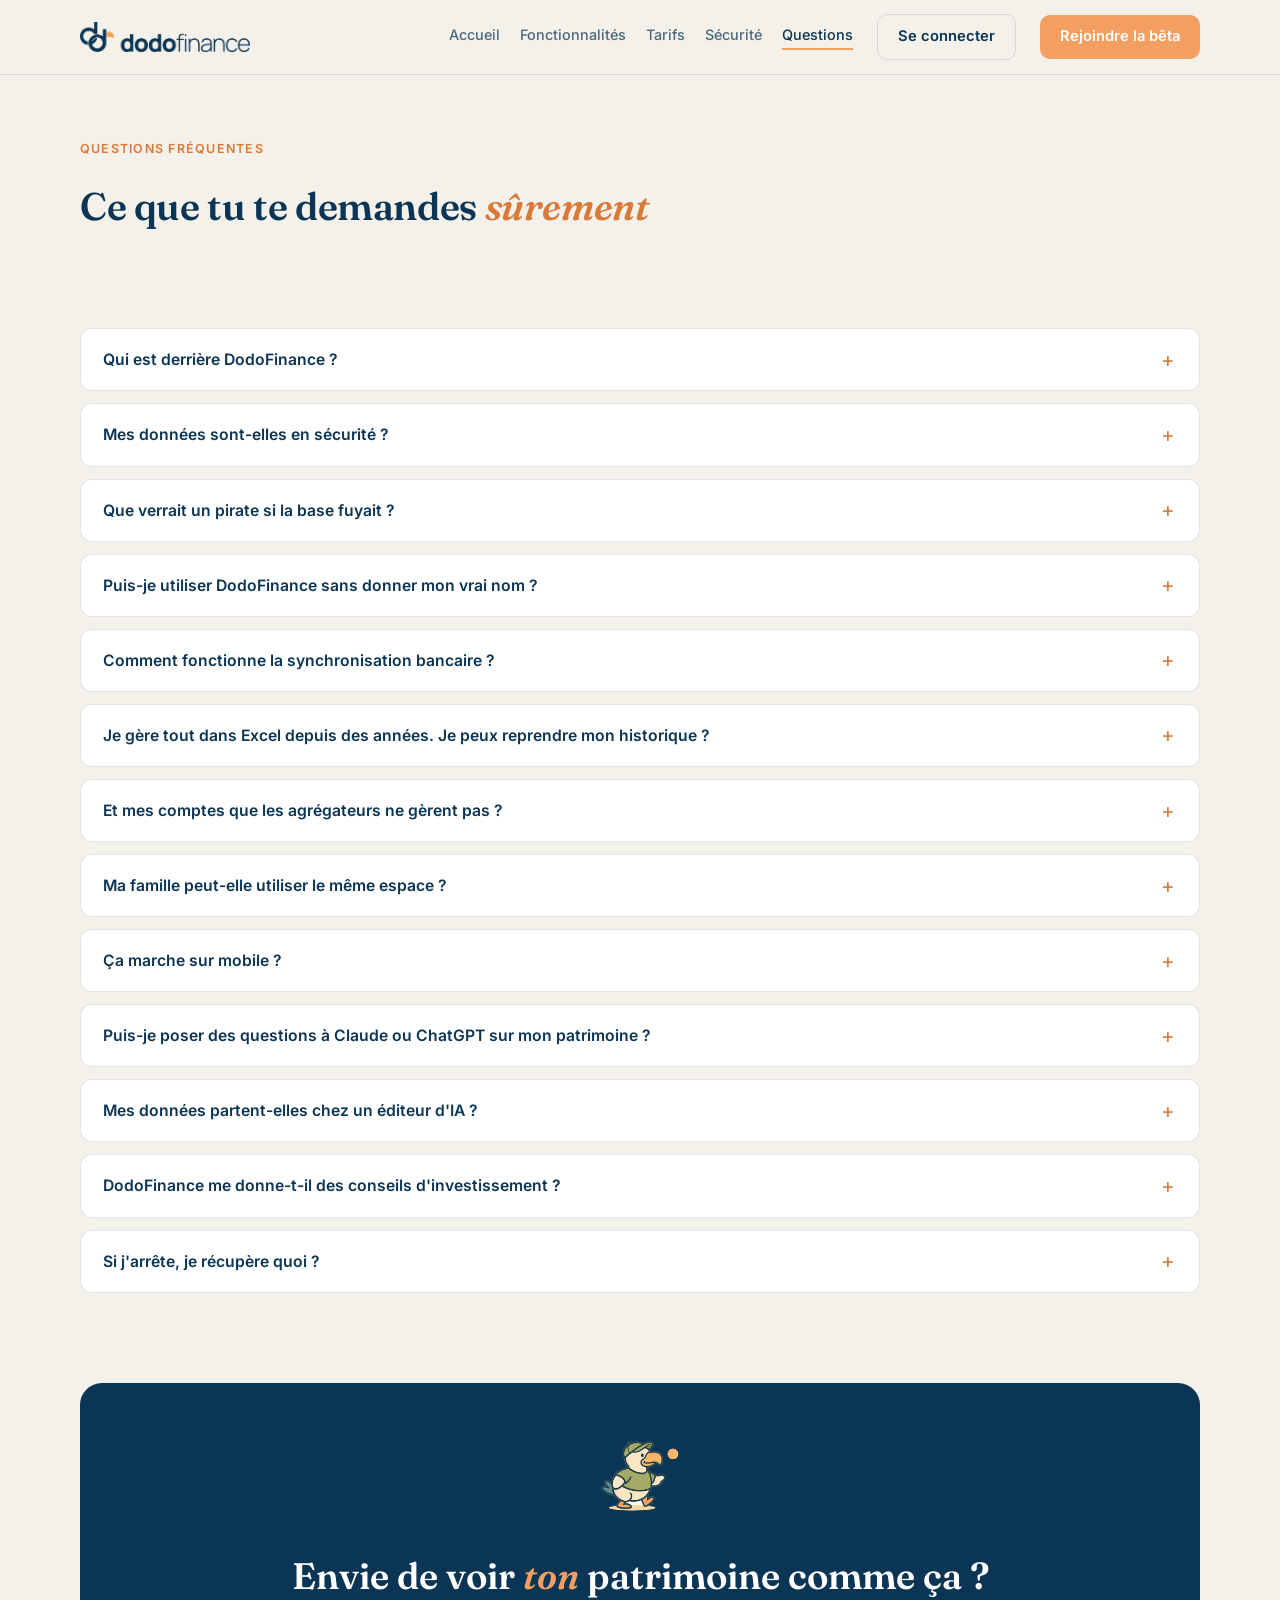
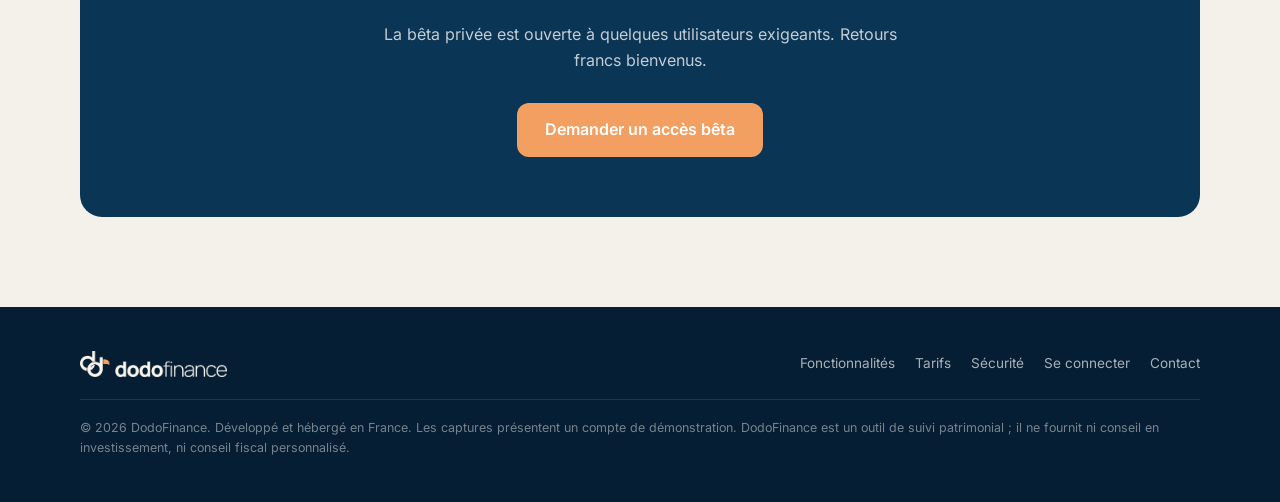
<file: questions.html>
<!DOCTYPE html>
<html lang="fr">
<head>
<meta charset="utf-8">
<meta name="viewport" content="width=device-width, initial-scale=1">
<title>Questions fréquentes | DodoFinance</title>
<meta name="description" content="Sécurité, pseudonymat, synchronisation bancaire, reprise d'historique Excel, réversibilité : les réponses franches aux questions qui comptent.">
<link rel="canonical" href="https://www.dodofinance.io/questions">
<meta property="og:title" content="Questions fréquentes | DodoFinance">
<meta property="og:description" content="Sécurité, pseudonymat, synchronisation bancaire, reprise d'historique Excel, réversibilité : les réponses franches aux questions qui comptent.">
<meta property="og:image" content="https://www.dodofinance.io/assets/dashboard.jpg">
<meta property="og:type" content="website">
<meta property="og:locale" content="fr_FR">
<link rel="icon" type="image/png" href="/assets/favicon.png">
<link rel="stylesheet" href="/assets/fonts/fonts.css">
<link rel="stylesheet" href="/style.css?v=f209044336">
</head>
<body>
<header class="top">
  <div class="wrap top-in">
    <a class="brand" href="/">
      <img src="/assets/logo.png" alt="DodoFinance" width="170" height="30">
    </a>
    <nav>
      <a href="/" data-page="accueil">Accueil</a>
      <a href="/fonctionnalites" data-page="fonctionnalites">Fonctionnalités</a>
      <a href="/tarifs" data-page="tarifs">Tarifs</a>
      <a href="/securite" data-page="securite">Sécurité</a>
      <a href="/questions" class="active" data-page="questions">Questions</a>
    </nav>
    <a class="btn btn-ghost" href="https://dodofinance.io/login">Se connecter</a>
    <a class="btn btn-primary" href="mailto:contact@dodofinance.io?subject=Acc%C3%A8s%20b%C3%AAta%20DodoFinance">Rejoindre la bêta</a>
    <details class="menu">
      <summary aria-label="Menu">
        <svg class="ico-open" viewBox="0 0 24 24" fill="none" stroke="currentColor" stroke-width="2" stroke-linecap="round" aria-hidden="true"><path d="M4 7h16M4 12h16M4 17h16"/></svg>
        <svg class="ico-close" viewBox="0 0 24 24" fill="none" stroke="currentColor" stroke-width="2" stroke-linecap="round" aria-hidden="true"><path d="M6 6l12 12M18 6L6 18"/></svg>
      </summary>
      <div class="menu-panel">
        <a href="/" data-page="accueil">Accueil</a>
        <a href="/fonctionnalites" data-page="fonctionnalites">Fonctionnalités</a>
        <a href="/tarifs" data-page="tarifs">Tarifs</a>
        <a href="/securite" data-page="securite">Sécurité</a>
        <a href="/questions" class="active" data-page="questions">Questions</a>
        <div class="menu-cta">
          <a class="btn btn-primary" href="mailto:contact@dodofinance.io?subject=Acc%C3%A8s%20b%C3%AAta%20DodoFinance">Rejoindre la bêta</a>
          <a class="btn btn-ghost" href="https://dodofinance.io/login">Se connecter</a>
        </div>
      </div>
    </details>
  </div>
</header>
<main>

  <div class="wrap page-head">
    <div class="eyebrow">Questions fréquentes</div>
    <h1>Ce que tu te demandes <em>sûrement</em></h1>
    <p class="sub"></p>
  </div>
  <div class="wrap section tight faq">
    <details>
      <summary>Qui est derrière DodoFinance ?</summary>
      <p>Un investisseur indépendant, ingénieur, qui a construit l'outil dont il avait besoin après des années de suivi sous Excel et des essais déçus de toutes les applications du marché. DodoFinance est développé et hébergé en France, sans levée de fonds ni conflit d'intérêts&nbsp;: le seul modèle économique est l'abonnement.</p>
    </details>
    <details>
      <summary>Mes données sont-elles en sécurité ?</summary>
      <p>Les données personnelles sont chiffrées en base, l'accès est protégé par double authentification, chaque action est tracée, et l'ensemble est hébergé en France avec des sauvegardes chiffrées hors site. Le détail est sur la <a href="/securite">page Sécurité</a>.</p>
    </details>
    <details>
      <summary>Que verrait un pirate si la base fuyait ?</summary>
      <p>Des chiffres rattachés à personne. Les données d'identité (noms, prénoms, adresses, emails, clauses bénéficiaires, identités de locataires) sont chiffrées (AES-256) avec une clé qui ne vit pas dans la base&nbsp;: une copie volée livre des montants et des courbes reliés à des identifiants techniques, pas à toi. Les mots de passe sont hachés (jamais stockés en clair) et tes identifiants bancaires ne sont tout simplement pas chez nous (ils restent chez l'agrégateur agréé). Les noms que tu donnes à tes comptes, actifs et biens, et les libellés de tes opérations bancaires, sont chiffrés de la même façon. C'est une différence de fond avec un tableur Excel qui, lui, expose tout en clair au premier vol d'ordinateur.</p>
    </details>
    <details>
      <summary>Puis-je utiliser DodoFinance sans donner mon vrai nom ?</summary>
      <p>Oui, complètement. DodoFinance n'est pas un établissement financier&nbsp;: aucun KYC, aucun justificatif d'identité, aucune donnée obligatoire au-delà d'un email de connexion (qui peut être un alias neutre). Tu peux suivre l'intégralité de ton patrimoine sous pseudonymes («&nbsp;M.&nbsp;», «&nbsp;Mme&nbsp;», «&nbsp;Holding H&nbsp;»…)&nbsp;: tous les calculs, l'IFI, les bilans fonctionnent à l'identique. Seule la synchronisation bancaire fait entrer des libellés réels, et elle est optionnelle&nbsp;: en saisie et imports manuels, rien ne permet de te relier à ton espace.</p>
    </details>
    <details>
      <summary>Comment fonctionne la synchronisation bancaire ?</summary>
      <p>Via <b>Powens</b>, agrégateur français leader du marché, agréé par l'ACPR, en lecture seule&nbsp;: tes identifiants bancaires ne transitent jamais par DodoFinance. Pour chaque banque, l'app t'indique ce que l'agrégateur conserve (jeton révocable en open banking, ou identifiants pour les établissements en connexion directe). Et la synchronisation reste optionnelle&nbsp;: imports de relevés + mise à jour automatique quotidienne des cours si tu préfères ne rien connecter.</p>
    </details>
    <details>
      <summary>Je gère tout dans Excel depuis des années. Je peux reprendre mon historique ?</summary>
      <p>Oui, c'est même un cas d'usage fondateur&nbsp;: import de l'historique de valorisations par collage ou CSV, reprise des flux, et tes courbes et TRI repartent de l'origine (pas de la date d'inscription).</p>
    </details>
    <details>
      <summary>Et mes comptes que les agrégateurs ne gèrent pas ?</summary>
      <p>Assurance-vie luxembourgeoise, private equity, crowdfunding, wallets crypto, comptes exotiques&nbsp;: tu importes un relevé PDF ou une simple capture d'écran, DodoFinance l'analyse et met à jour tes positions. C'est le filet de sécurité qui couvre ce que la synchronisation ne voit pas.</p>
    </details>
    <details>
      <summary>Ma famille peut-elle utiliser le même espace ?</summary>
      <p>Oui. Un espace DodoFinance est un espace <em>famille</em>&nbsp;: plusieurs utilisateurs, chacun avec son accès (administrateur ou lecture seule), et le patrimoine consolidé par personne, par société ou pour tout le foyer.</p>
    </details>
    <details>
      <summary>Ça marche sur mobile ?</summary>
      <p>Oui&nbsp;: DodoFinance s'installe sur ton téléphone comme une application (iOS et Android), avec un mode discrétion pour consulter dans les transports.</p>
    </details>
    <details>
      <summary>Puis-je poser des questions à Claude ou ChatGPT sur mon patrimoine ?</summary>
      <p>Oui, si tu le souhaites. Depuis ton compte, tu peux connecter ton propre assistant (Claude sur le web, mobile ou Desktop, ChatGPT, Claude Code, Cursor…) à ton espace, et lui demander «&nbsp;combien j'ai dépensé chez Carrefour ce mois-ci&nbsp;?&nbsp;», «&nbsp;quels sont mes abonnements&nbsp;?&nbsp;», «&nbsp;quel compte a le meilleur TRI&nbsp;?&nbsp;» ou «&nbsp;prépare ma déclaration IFI&nbsp;». Il interroge tes vraies données, avec les mêmes calculs que l'application (virements internes neutralisés, quote-parts d'indivision, TRI…). L'accès est en lecture seule, limité aux périmètres que tu coches, journalisé, et révocable en un clic.</p>
    </details>
    <details>
      <summary>Mes données partent-elles chez un éditeur d'IA ?</summary>
      <p>Deux cas différents. L'<b>analyse automatique</b> de DodoFinance (classement des documents, catégorisation des opérations, lecture des relevés que tu importes) fait traiter les éléments concernés par un prestataire, OpenAI (éditeur de ChatGPT) ou Anthropic (éditeur de Claude)&nbsp;; tu peux la désactiver à tout moment dans ton compte. Ton <b>propre assistant</b>, lui, ne voit rien tant que tu ne le connectes pas. Si tu le connectes, seuls les chiffres qu'il demande lui sont transmis, dans <em>ton</em> abonnement chez son éditeur (Anthropic, OpenAI…), selon les conditions de cet éditeur&nbsp;: c'est ton choix, et tu peux y mettre fin à tout moment. Les identités chiffrées avec tes propres clés ne lui sont jamais lisibles. Et l'application est complète sans rien connecter.</p>
    </details>
    <details>
      <summary>DodoFinance me donne-t-il des conseils d'investissement ?</summary>
      <p>Non, et c'est un choix&nbsp;: DodoFinance est un outil de suivi et d'aide déclarative, pas un conseiller. Il ne vend aucun produit, ne touche aucune rétrocommission et ne te dira jamais quoi acheter. Les montants fiscaux pré-calculés sont une aide au remplissage&nbsp;: tu restes responsable de tes déclarations. Si tu veux un avis, connecte ton propre assistant&nbsp;: il raisonnera sur nos chiffres, sous la responsabilité de son éditeur, pas de la nôtre.</p>
    </details>
    <details>
      <summary>Si j'arrête, je récupère quoi ?</summary>
      <p>Tout. Export complet de tes données (CSV) et de tes documents à tout moment, sans conditions. Tes données ne sont jamais otages.</p>
    </details>
  </div>

</main>
<section class="final">
  <div class="wrap">
    <div class="final-card">
      <img class="final-dodo" src="/assets/dodo.png" alt="" width="84" height="84" loading="lazy">
      <h2>Envie de voir <em>ton</em> patrimoine comme ça&nbsp;?</h2>
      <p>La bêta privée est ouverte à quelques utilisateurs exigeants. Retours francs bienvenus.</p>
      <a class="btn btn-primary btn-big" href="mailto:contact@dodofinance.io?subject=Acc%C3%A8s%20b%C3%AAta%20DodoFinance">Demander un accès bêta</a>
    </div>
  </div>
</section>
<footer>
  <div class="wrap">
    <div class="foot-in">
      <a class="brand" href="/">
        <img src="/assets/logo-dark.png" alt="DodoFinance" width="147" height="26">
      </a>
      <div class="foot-links">
        <a href="/fonctionnalites">Fonctionnalités</a>
        <a href="/tarifs">Tarifs</a>
        <a href="/securite">Sécurité</a>
        <a href="https://dodofinance.io/login">Se connecter</a>
        <a href="mailto:contact@dodofinance.io">Contact</a>
      </div>
    </div>
    <div class="foot-legal">
      © 2026 DodoFinance. Développé et hébergé en France. Les captures présentent un compte de démonstration.
      DodoFinance est un outil de suivi patrimonial&nbsp;; il ne fournit ni conseil en investissement, ni conseil fiscal personnalisé.
    </div>
  </div>
</footer>
</body>
</html>
</file>
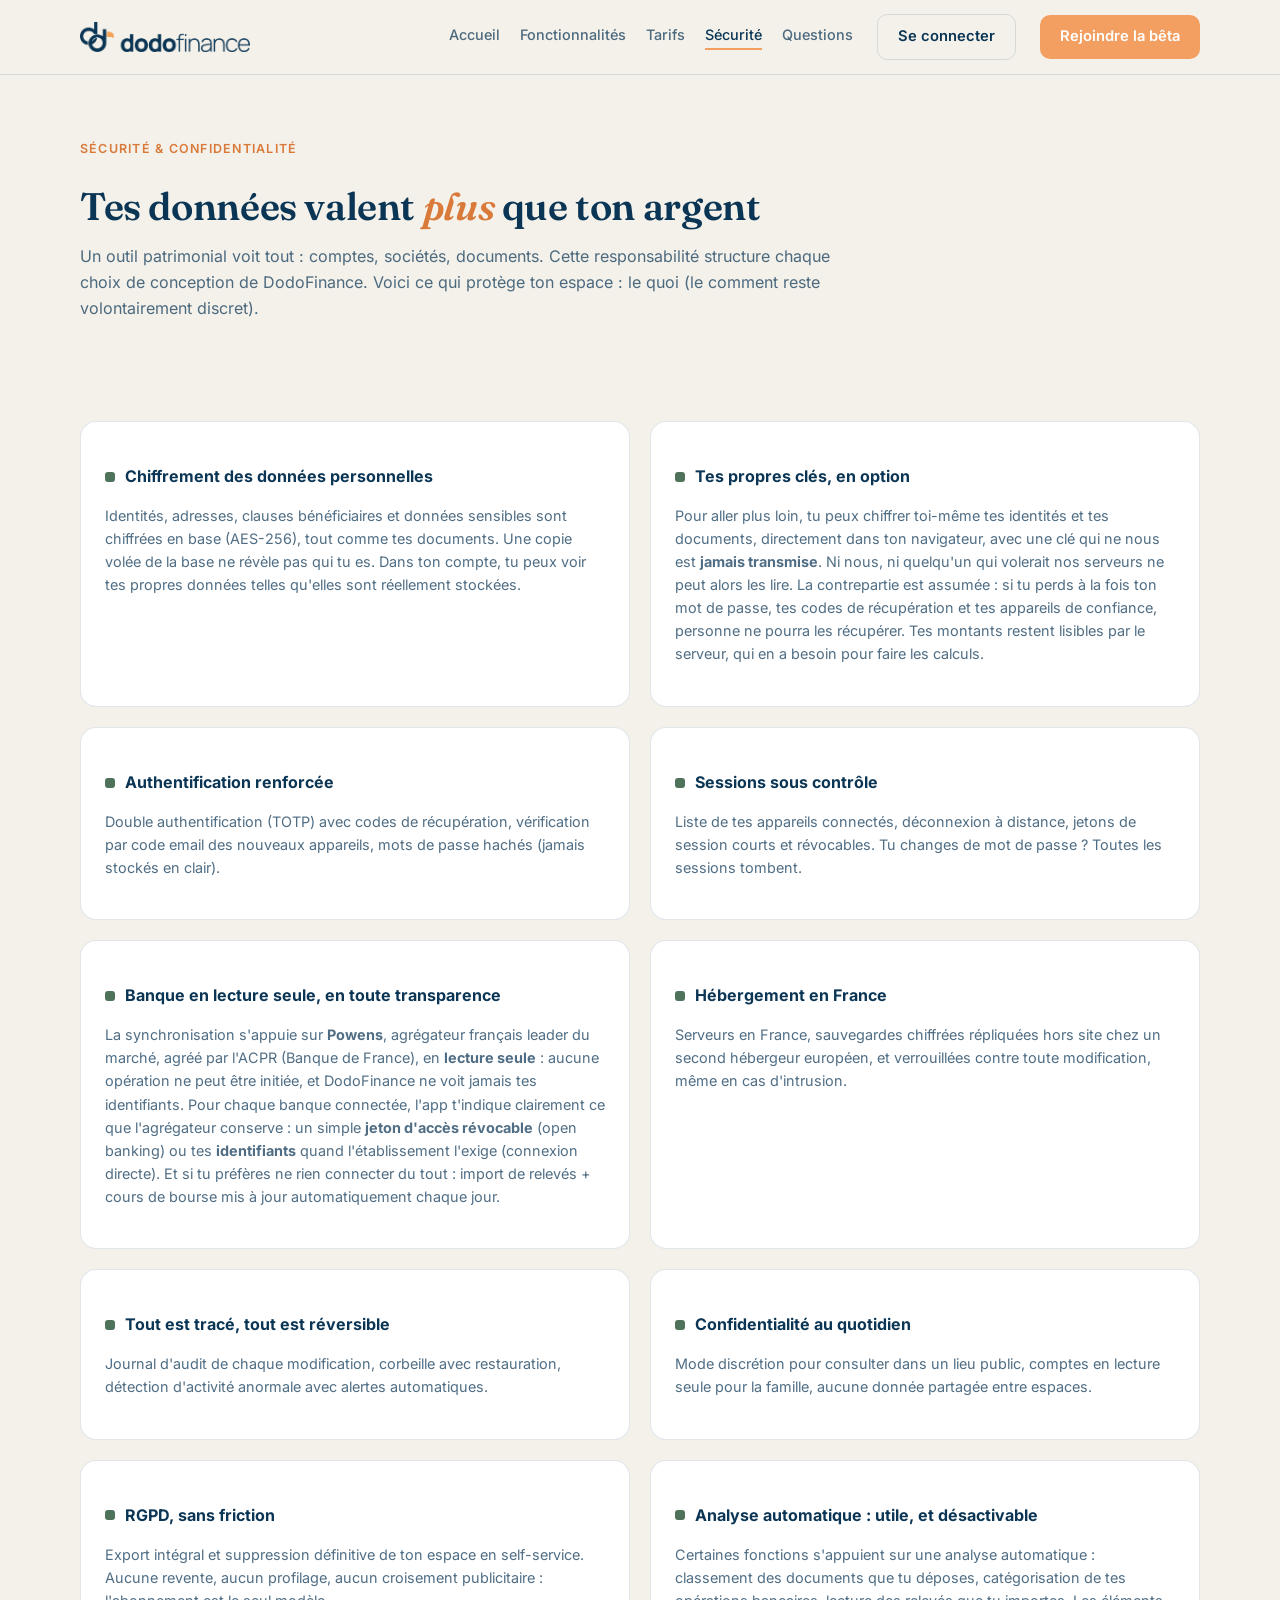
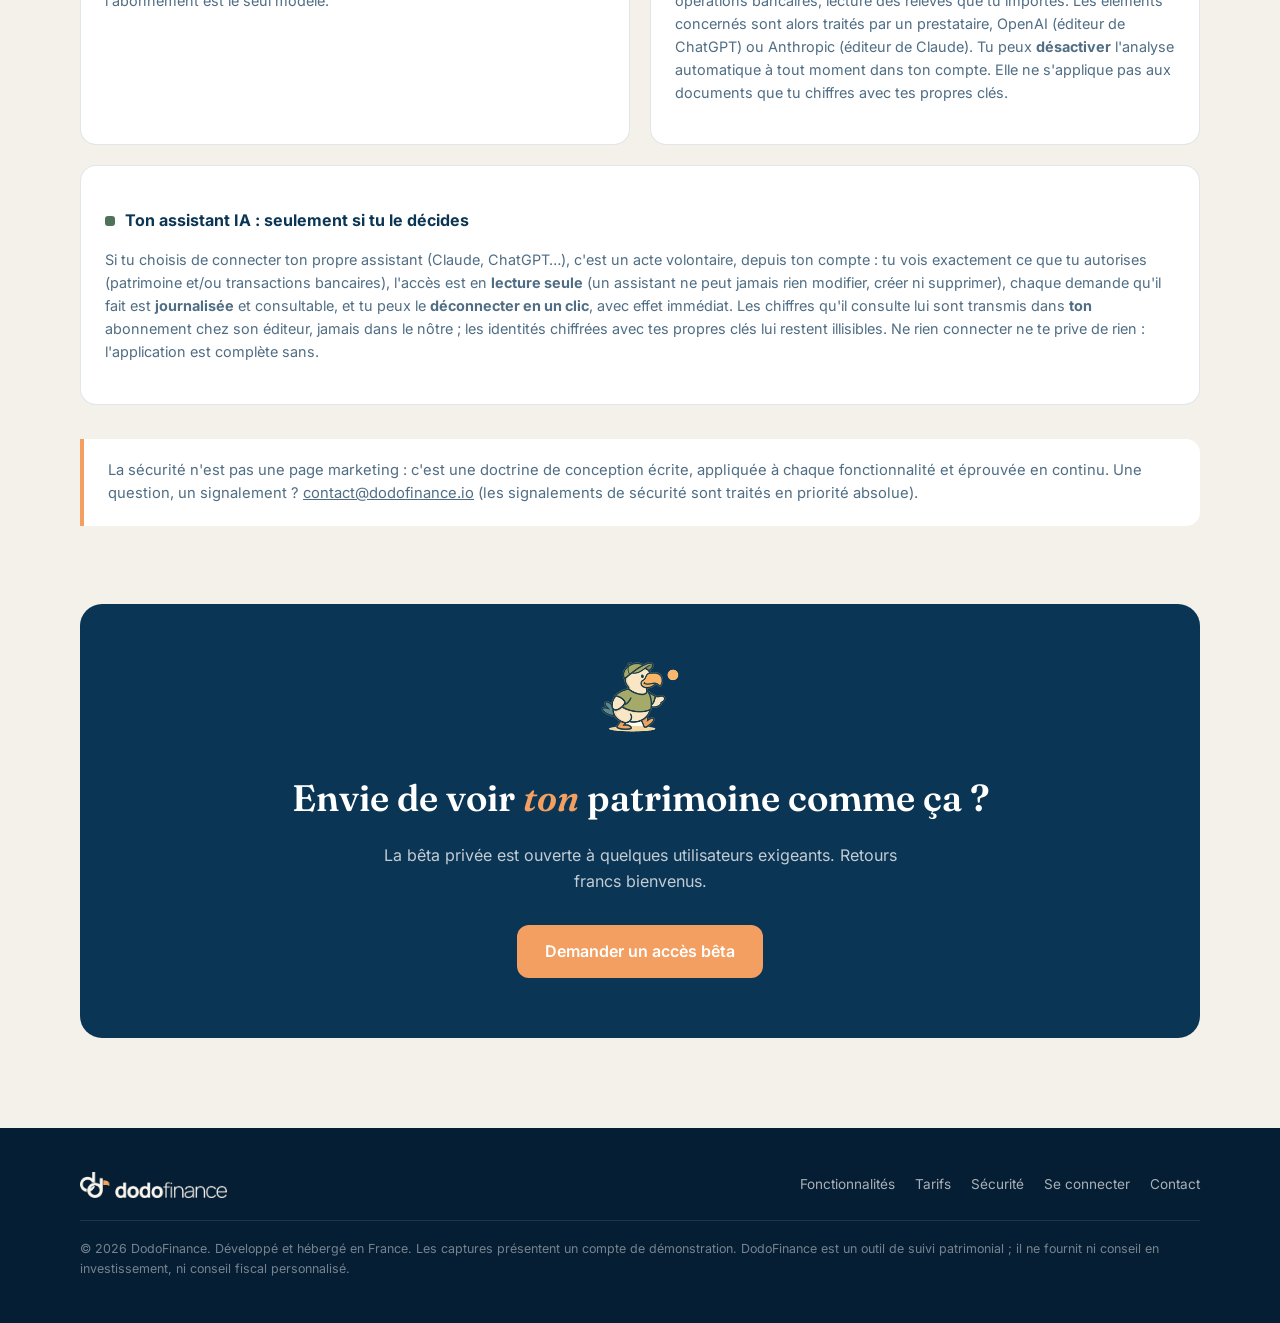
<file: securite.html>
<!DOCTYPE html>
<html lang="fr">
<head>
<meta charset="utf-8">
<meta name="viewport" content="width=device-width, initial-scale=1">
<title>Sécurité et confidentialité | DodoFinance</title>
<meta name="description" content="Chiffrement des données personnelles, double authentification, hébergement en France, banque en lecture seule : ce qui protège ton espace.">
<link rel="canonical" href="https://www.dodofinance.io/securite">
<meta property="og:title" content="Sécurité et confidentialité | DodoFinance">
<meta property="og:description" content="Chiffrement des données personnelles, double authentification, hébergement en France, banque en lecture seule : ce qui protège ton espace.">
<meta property="og:image" content="https://www.dodofinance.io/assets/dashboard.jpg">
<meta property="og:type" content="website">
<meta property="og:locale" content="fr_FR">
<link rel="icon" type="image/png" href="/assets/favicon.png">
<link rel="stylesheet" href="/assets/fonts/fonts.css">
<link rel="stylesheet" href="/style.css?v=f209044336">
</head>
<body>
<header class="top">
  <div class="wrap top-in">
    <a class="brand" href="/">
      <img src="/assets/logo.png" alt="DodoFinance" width="170" height="30">
    </a>
    <nav>
      <a href="/" data-page="accueil">Accueil</a>
      <a href="/fonctionnalites" data-page="fonctionnalites">Fonctionnalités</a>
      <a href="/tarifs" data-page="tarifs">Tarifs</a>
      <a href="/securite" class="active" data-page="securite">Sécurité</a>
      <a href="/questions" data-page="questions">Questions</a>
    </nav>
    <a class="btn btn-ghost" href="https://dodofinance.io/login">Se connecter</a>
    <a class="btn btn-primary" href="mailto:contact@dodofinance.io?subject=Acc%C3%A8s%20b%C3%AAta%20DodoFinance">Rejoindre la bêta</a>
    <details class="menu">
      <summary aria-label="Menu">
        <svg class="ico-open" viewBox="0 0 24 24" fill="none" stroke="currentColor" stroke-width="2" stroke-linecap="round" aria-hidden="true"><path d="M4 7h16M4 12h16M4 17h16"/></svg>
        <svg class="ico-close" viewBox="0 0 24 24" fill="none" stroke="currentColor" stroke-width="2" stroke-linecap="round" aria-hidden="true"><path d="M6 6l12 12M18 6L6 18"/></svg>
      </summary>
      <div class="menu-panel">
        <a href="/" data-page="accueil">Accueil</a>
        <a href="/fonctionnalites" data-page="fonctionnalites">Fonctionnalités</a>
        <a href="/tarifs" data-page="tarifs">Tarifs</a>
        <a href="/securite" class="active" data-page="securite">Sécurité</a>
        <a href="/questions" data-page="questions">Questions</a>
        <div class="menu-cta">
          <a class="btn btn-primary" href="mailto:contact@dodofinance.io?subject=Acc%C3%A8s%20b%C3%AAta%20DodoFinance">Rejoindre la bêta</a>
          <a class="btn btn-ghost" href="https://dodofinance.io/login">Se connecter</a>
        </div>
      </div>
    </details>
  </div>
</header>
<main>

  <div class="wrap page-head">
    <div class="eyebrow">Sécurité &amp; confidentialité</div>
    <h1>Tes données valent <em>plus</em> que ton argent</h1>
    <p class="sub">Un outil patrimonial voit tout&nbsp;: comptes, sociétés, documents. Cette responsabilité structure chaque choix de conception de DodoFinance. Voici ce qui protège ton espace&nbsp;: le quoi (le comment reste volontairement discret).</p>
  </div>
  <div class="wrap section tight">
    <div class="sec-grid">
      <div class="sec">
        <h3>Chiffrement des données personnelles</h3>
        <p>Identités, adresses, clauses bénéficiaires et données sensibles sont chiffrées en base (AES-256), tout comme tes documents. Une copie volée de la base ne révèle pas qui tu es. Dans ton compte, tu peux voir tes propres données telles qu'elles sont réellement stockées.</p>
      </div>
      <div class="sec">
        <h3>Tes propres clés, en option</h3>
        <p>Pour aller plus loin, tu peux chiffrer toi-même tes identités et tes documents, directement dans ton navigateur, avec une clé qui ne nous est <b>jamais transmise</b>. Ni nous, ni quelqu'un qui volerait nos serveurs ne peut alors les lire. La contrepartie est assumée&nbsp;: si tu perds à la fois ton mot de passe, tes codes de récupération et tes appareils de confiance, personne ne pourra les récupérer. Tes montants restent lisibles par le serveur, qui en a besoin pour faire les calculs.</p>
      </div>
      <div class="sec">
        <h3>Authentification renforcée</h3>
        <p>Double authentification (TOTP) avec codes de récupération, vérification par code email des nouveaux appareils, mots de passe hachés (jamais stockés en clair).</p>
      </div>
      <div class="sec">
        <h3>Sessions sous contrôle</h3>
        <p>Liste de tes appareils connectés, déconnexion à distance, jetons de session courts et révocables. Tu changes de mot de passe&nbsp;? Toutes les sessions tombent.</p>
      </div>
      <div class="sec">
        <h3>Banque en lecture seule, en toute transparence</h3>
        <p>La synchronisation s'appuie sur <b>Powens</b>, agrégateur français leader du marché, agréé par l'ACPR (Banque de France), en <b>lecture seule</b>&nbsp;: aucune opération ne peut être initiée, et DodoFinance ne voit jamais tes identifiants. Pour chaque banque connectée, l'app t'indique clairement ce que l'agrégateur conserve&nbsp;: un simple <b>jeton d'accès révocable</b> (open banking) ou tes <b>identifiants</b> quand l'établissement l'exige (connexion directe). Et si tu préfères ne rien connecter du tout&nbsp;: import de relevés + cours de bourse mis à jour automatiquement chaque jour.</p>
      </div>
      <div class="sec">
        <h3>Hébergement en France</h3>
        <p>Serveurs en France, sauvegardes chiffrées répliquées hors site chez un second hébergeur européen, et verrouillées contre toute modification, même en cas d'intrusion.</p>
      </div>
      <div class="sec">
        <h3>Tout est tracé, tout est réversible</h3>
        <p>Journal d'audit de chaque modification, corbeille avec restauration, détection d'activité anormale avec alertes automatiques.</p>
      </div>
      <div class="sec">
        <h3>Confidentialité au quotidien</h3>
        <p>Mode discrétion pour consulter dans un lieu public, comptes en lecture seule pour la famille, aucune donnée partagée entre espaces.</p>
      </div>
      <div class="sec">
        <h3>RGPD, sans friction</h3>
        <p>Export intégral et suppression définitive de ton espace en self-service. Aucune revente, aucun profilage, aucun croisement publicitaire&nbsp;: l'abonnement est le seul modèle.</p>
      </div>
      <div class="sec">
        <h3>Analyse automatique&nbsp;: utile, et désactivable</h3>
        <p>Certaines fonctions s'appuient sur une analyse automatique&nbsp;: classement des documents que tu déposes, catégorisation de tes opérations bancaires, lecture des relevés que tu importes. Les éléments concernés sont alors traités par un prestataire, OpenAI (éditeur de ChatGPT) ou Anthropic (éditeur de Claude). Tu peux <b>désactiver</b> l'analyse automatique à tout moment dans ton compte. Elle ne s'applique pas aux documents que tu chiffres avec tes propres clés.</p>
      </div>
      <div class="sec" style="grid-column: 1 / -1;">
        <h3>Ton assistant IA&nbsp;: seulement si tu le décides</h3>
        <p>Si tu choisis de connecter ton propre assistant (Claude, ChatGPT…), c'est un acte volontaire, depuis ton compte&nbsp;: tu vois exactement ce que tu autorises (patrimoine et/ou transactions bancaires), l'accès est en <b>lecture seule</b> (un assistant ne peut jamais rien modifier, créer ni supprimer), chaque demande qu'il fait est <b>journalisée</b> et consultable, et tu peux le <b>déconnecter en un clic</b>, avec effet immédiat. Les chiffres qu'il consulte lui sont transmis dans <b>ton</b> abonnement chez son éditeur, jamais dans le nôtre&nbsp;; les identités chiffrées avec tes propres clés lui restent illisibles. Ne rien connecter ne te prive de rien&nbsp;: l'application est complète sans.</p>
      </div>
    </div>
    <div class="sec-note">
      La sécurité n'est pas une page marketing&nbsp;: c'est une doctrine de conception écrite, appliquée à chaque fonctionnalité et éprouvée en continu.
      Une question, un signalement&nbsp;? <a href="mailto:contact@dodofinance.io?subject=S%C3%A9curit%C3%A9">contact@dodofinance.io</a> (les signalements de sécurité sont traités en priorité absolue).
    </div>
  </div>

</main>
<section class="final">
  <div class="wrap">
    <div class="final-card">
      <img class="final-dodo" src="/assets/dodo.png" alt="" width="84" height="84" loading="lazy">
      <h2>Envie de voir <em>ton</em> patrimoine comme ça&nbsp;?</h2>
      <p>La bêta privée est ouverte à quelques utilisateurs exigeants. Retours francs bienvenus.</p>
      <a class="btn btn-primary btn-big" href="mailto:contact@dodofinance.io?subject=Acc%C3%A8s%20b%C3%AAta%20DodoFinance">Demander un accès bêta</a>
    </div>
  </div>
</section>
<footer>
  <div class="wrap">
    <div class="foot-in">
      <a class="brand" href="/">
        <img src="/assets/logo-dark.png" alt="DodoFinance" width="147" height="26">
      </a>
      <div class="foot-links">
        <a href="/fonctionnalites">Fonctionnalités</a>
        <a href="/tarifs">Tarifs</a>
        <a href="/securite">Sécurité</a>
        <a href="https://dodofinance.io/login">Se connecter</a>
        <a href="mailto:contact@dodofinance.io">Contact</a>
      </div>
    </div>
    <div class="foot-legal">
      © 2026 DodoFinance. Développé et hébergé en France. Les captures présentent un compte de démonstration.
      DodoFinance est un outil de suivi patrimonial&nbsp;; il ne fournit ni conseil en investissement, ni conseil fiscal personnalisé.
    </div>
  </div>
</footer>
</body>
</html>
</file>
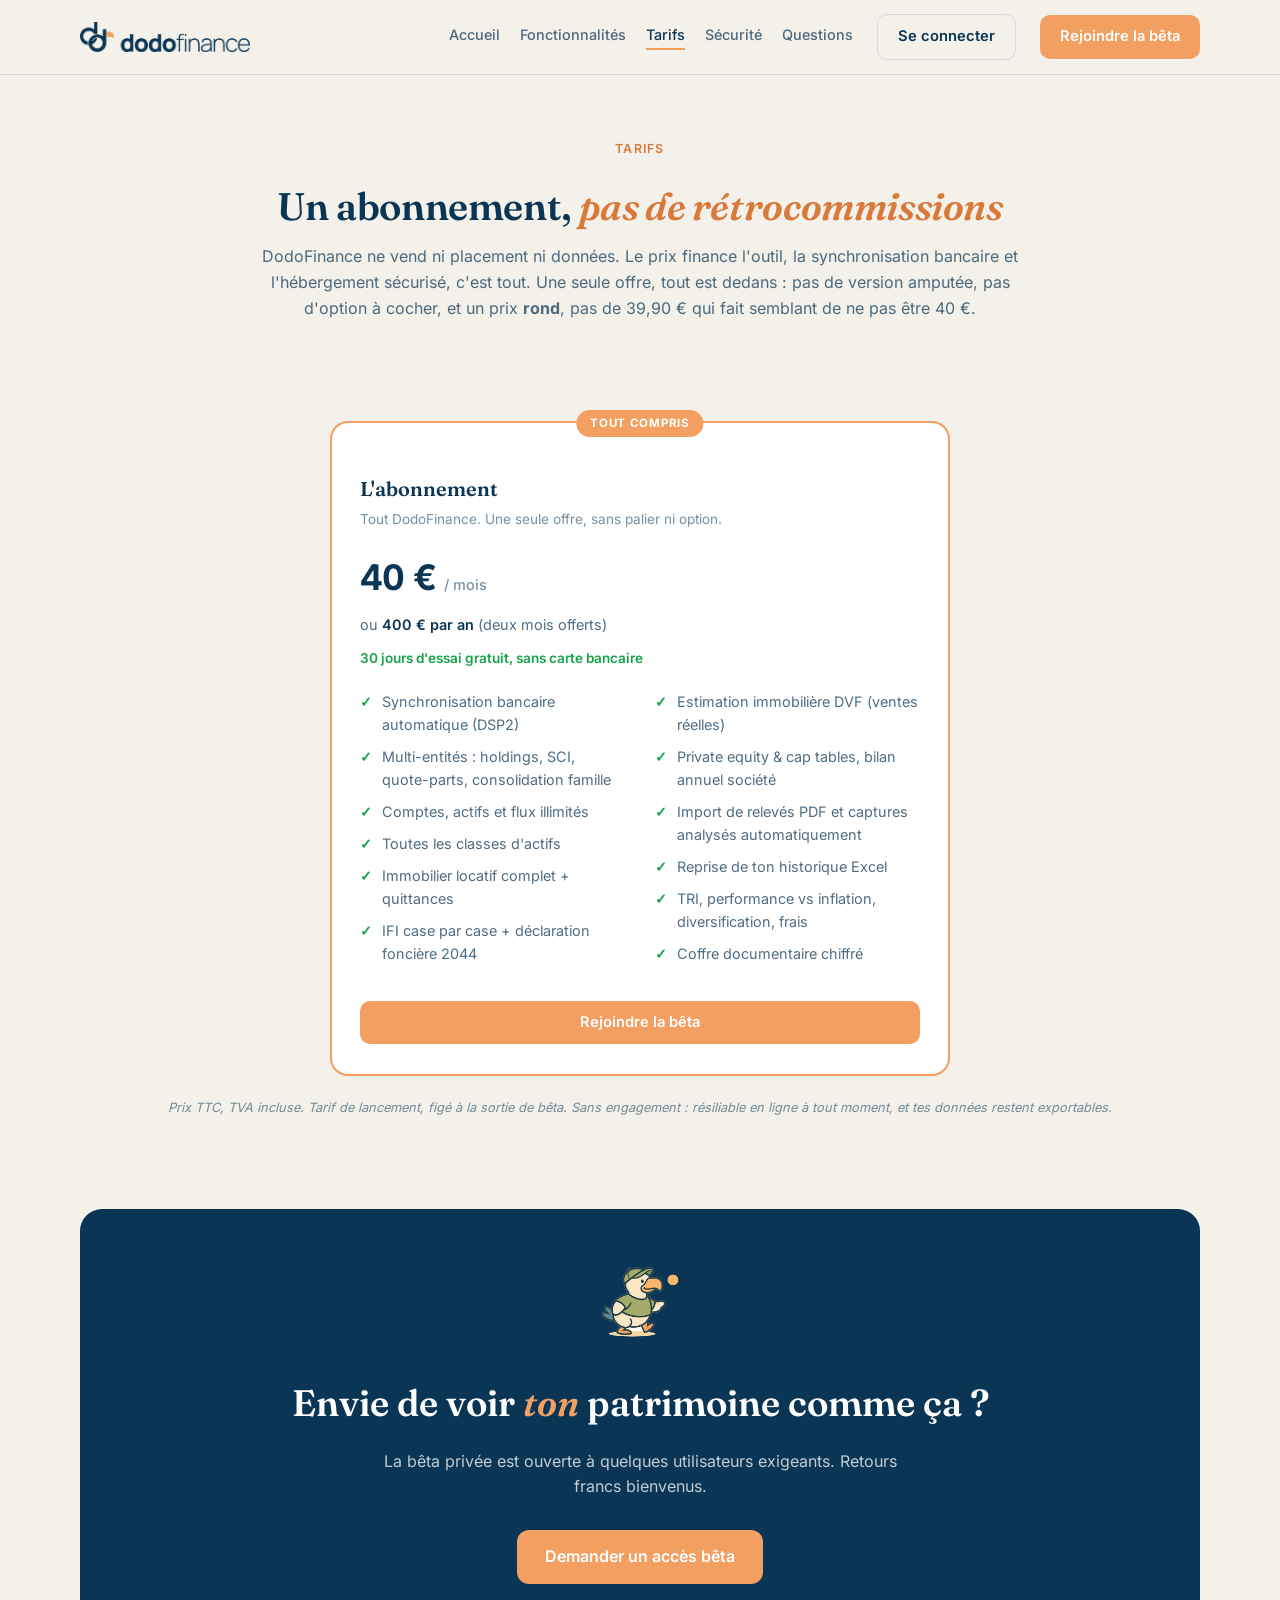
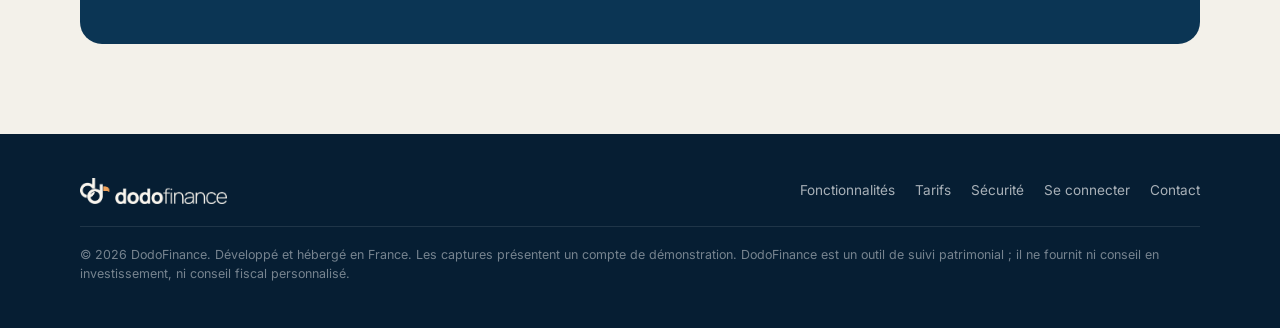
<file: tarifs.html>
<!DOCTYPE html>
<html lang="fr">
<head>
<meta charset="utf-8">
<meta name="viewport" content="width=device-width, initial-scale=1">
<title>Tarifs | DodoFinance</title>
<meta name="description" content="40 € par mois, tout compris, sans palier ni option. 30 jours d'essai gratuit sans carte. DodoFinance ne vend ni placements ni données : le prix finance l'outil.">
<link rel="canonical" href="https://www.dodofinance.io/tarifs">
<meta property="og:title" content="Tarifs | DodoFinance">
<meta property="og:description" content="40 € par mois, tout compris, sans palier ni option. 30 jours d'essai gratuit sans carte. DodoFinance ne vend ni placements ni données : le prix finance l'outil.">
<meta property="og:image" content="https://www.dodofinance.io/assets/dashboard.jpg">
<meta property="og:type" content="website">
<meta property="og:locale" content="fr_FR">
<link rel="icon" type="image/png" href="/assets/favicon.png">
<link rel="stylesheet" href="/assets/fonts/fonts.css">
<link rel="stylesheet" href="/style.css?v=f209044336">
</head>
<body>
<header class="top">
  <div class="wrap top-in">
    <a class="brand" href="/">
      <img src="/assets/logo.png" alt="DodoFinance" width="170" height="30">
    </a>
    <nav>
      <a href="/" data-page="accueil">Accueil</a>
      <a href="/fonctionnalites" data-page="fonctionnalites">Fonctionnalités</a>
      <a href="/tarifs" class="active" data-page="tarifs">Tarifs</a>
      <a href="/securite" data-page="securite">Sécurité</a>
      <a href="/questions" data-page="questions">Questions</a>
    </nav>
    <a class="btn btn-ghost" href="https://dodofinance.io/login">Se connecter</a>
    <a class="btn btn-primary" href="mailto:contact@dodofinance.io?subject=Acc%C3%A8s%20b%C3%AAta%20DodoFinance">Rejoindre la bêta</a>
    <details class="menu">
      <summary aria-label="Menu">
        <svg class="ico-open" viewBox="0 0 24 24" fill="none" stroke="currentColor" stroke-width="2" stroke-linecap="round" aria-hidden="true"><path d="M4 7h16M4 12h16M4 17h16"/></svg>
        <svg class="ico-close" viewBox="0 0 24 24" fill="none" stroke="currentColor" stroke-width="2" stroke-linecap="round" aria-hidden="true"><path d="M6 6l12 12M18 6L6 18"/></svg>
      </summary>
      <div class="menu-panel">
        <a href="/" data-page="accueil">Accueil</a>
        <a href="/fonctionnalites" data-page="fonctionnalites">Fonctionnalités</a>
        <a href="/tarifs" class="active" data-page="tarifs">Tarifs</a>
        <a href="/securite" data-page="securite">Sécurité</a>
        <a href="/questions" data-page="questions">Questions</a>
        <div class="menu-cta">
          <a class="btn btn-primary" href="mailto:contact@dodofinance.io?subject=Acc%C3%A8s%20b%C3%AAta%20DodoFinance">Rejoindre la bêta</a>
          <a class="btn btn-ghost" href="https://dodofinance.io/login">Se connecter</a>
        </div>
      </div>
    </details>
  </div>
</header>
<main>

  <div class="wrap page-head center">
    <div class="eyebrow">Tarifs</div>
    <h1>Un abonnement, <em>pas de rétrocommissions</em></h1>
    <p class="sub">DodoFinance ne vend ni placement ni données. Le prix finance l'outil, la synchronisation bancaire et l'hébergement sécurisé, c'est tout. Une seule offre, tout est dedans&nbsp;: pas de version amputée, pas d'option à cocher, et un prix <b>rond</b>, pas de 39,90&nbsp;€ qui fait semblant de ne pas être 40&nbsp;€.</p>
  </div>
  <div class="wrap section tight">
    <div class="price-grid solo">
      <div class="price hot">
        <span class="tag">Tout compris</span>
        <h3>L'abonnement</h3>
        <div class="who">Tout DodoFinance. Une seule offre, sans palier ni option.</div>
        <div class="amount">40&nbsp;€ <small>/ mois</small></div>
        <div class="alt">ou <b>400&nbsp;€ par an</b> (deux mois offerts)</div>
        <div class="free">30 jours d'essai gratuit, sans carte bancaire</div>
        <ul class="two">
          <li>Synchronisation bancaire automatique (DSP2)</li>
          <li>Multi-entités&nbsp;: holdings, SCI, quote-parts, consolidation famille</li>
          <li>Comptes, actifs et flux illimités</li>
          <li>Toutes les classes d'actifs</li>
          <li>Immobilier locatif complet + quittances</li>
          <li>IFI case par case + déclaration foncière 2044</li>
          <li>Estimation immobilière DVF (ventes réelles)</li>
          <li>Private equity &amp; cap tables, bilan annuel société</li>
          <li>Import de relevés PDF et captures analysés automatiquement</li>
          <li>Reprise de ton historique Excel</li>
          <li>TRI, performance vs inflation, diversification, frais</li>
          <li>Coffre documentaire chiffré</li>
        </ul>
        <a class="btn btn-primary" href="mailto:contact@dodofinance.io?subject=Acc%C3%A8s%20b%C3%AAta%20DodoFinance">Rejoindre la bêta</a>
      </div>
    </div>
    <p class="price-foot">Prix TTC, TVA incluse. Tarif de lancement, figé à la sortie de bêta. Sans engagement&nbsp;: résiliable en ligne à tout moment, et tes données restent exportables.</p>
  </div>

</main>
<section class="final">
  <div class="wrap">
    <div class="final-card">
      <img class="final-dodo" src="/assets/dodo.png" alt="" width="84" height="84" loading="lazy">
      <h2>Envie de voir <em>ton</em> patrimoine comme ça&nbsp;?</h2>
      <p>La bêta privée est ouverte à quelques utilisateurs exigeants. Retours francs bienvenus.</p>
      <a class="btn btn-primary btn-big" href="mailto:contact@dodofinance.io?subject=Acc%C3%A8s%20b%C3%AAta%20DodoFinance">Demander un accès bêta</a>
    </div>
  </div>
</section>
<footer>
  <div class="wrap">
    <div class="foot-in">
      <a class="brand" href="/">
        <img src="/assets/logo-dark.png" alt="DodoFinance" width="147" height="26">
      </a>
      <div class="foot-links">
        <a href="/fonctionnalites">Fonctionnalités</a>
        <a href="/tarifs">Tarifs</a>
        <a href="/securite">Sécurité</a>
        <a href="https://dodofinance.io/login">Se connecter</a>
        <a href="mailto:contact@dodofinance.io">Contact</a>
      </div>
    </div>
    <div class="foot-legal">
      © 2026 DodoFinance. Développé et hébergé en France. Les captures présentent un compte de démonstration.
      DodoFinance est un outil de suivi patrimonial&nbsp;; il ne fournit ni conseil en investissement, ni conseil fiscal personnalisé.
    </div>
  </div>
</footer>
</body>
</html>
</file>
<file: assets/fonts/fonts.css>
/* Polices auto-hébergées — aucune requête vers Google.
   Généré par scripts/selfhost-fonts.py, ne pas éditer à la main. */
@font-face {
  font-family: 'Fraunces';
  font-style: italic;
  font-weight: 100 900;
  font-display: swap;
  src: url(/assets/fonts/fraunces-italic-latin-ext.woff2) format('woff2');
  unicode-range: U+0100-02BA, U+02BD-02C5, U+02C7-02CC, U+02CE-02D7, U+02DD-02FF, U+0304, U+0308, U+0329, U+1D00-1DBF, U+1E00-1E9F, U+1EF2-1EFF, U+2020, U+20A0-20AB, U+20AD-20C0, U+2113, U+2C60-2C7F, U+A720-A7FF;
}
@font-face {
  font-family: 'Fraunces';
  font-style: italic;
  font-weight: 100 900;
  font-display: swap;
  src: url(/assets/fonts/fraunces-italic-latin.woff2) format('woff2');
  unicode-range: U+0000-00FF, U+0131, U+0152-0153, U+02BB-02BC, U+02C6, U+02DA, U+02DC, U+0304, U+0308, U+0329, U+2000-206F, U+20AC, U+2122, U+2191, U+2193, U+2212, U+2215, U+FEFF, U+FFFD;
}
@font-face {
  font-family: 'Fraunces';
  font-style: normal;
  font-weight: 100 900;
  font-display: swap;
  src: url(/assets/fonts/fraunces-normal-latin-ext.woff2) format('woff2');
  unicode-range: U+0100-02BA, U+02BD-02C5, U+02C7-02CC, U+02CE-02D7, U+02DD-02FF, U+0304, U+0308, U+0329, U+1D00-1DBF, U+1E00-1E9F, U+1EF2-1EFF, U+2020, U+20A0-20AB, U+20AD-20C0, U+2113, U+2C60-2C7F, U+A720-A7FF;
}
@font-face {
  font-family: 'Fraunces';
  font-style: normal;
  font-weight: 100 900;
  font-display: swap;
  src: url(/assets/fonts/fraunces-normal-latin.woff2) format('woff2');
  unicode-range: U+0000-00FF, U+0131, U+0152-0153, U+02BB-02BC, U+02C6, U+02DA, U+02DC, U+0304, U+0308, U+0329, U+2000-206F, U+20AC, U+2122, U+2191, U+2193, U+2212, U+2215, U+FEFF, U+FFFD;
}
@font-face {
  font-family: 'Inter';
  font-style: normal;
  font-weight: 100 900;
  font-display: swap;
  src: url(/assets/fonts/inter-normal-latin-ext.woff2) format('woff2');
  unicode-range: U+0100-02BA, U+02BD-02C5, U+02C7-02CC, U+02CE-02D7, U+02DD-02FF, U+0304, U+0308, U+0329, U+1D00-1DBF, U+1E00-1E9F, U+1EF2-1EFF, U+2020, U+20A0-20AB, U+20AD-20C0, U+2113, U+2C60-2C7F, U+A720-A7FF;
}
@font-face {
  font-family: 'Inter';
  font-style: normal;
  font-weight: 100 900;
  font-display: swap;
  src: url(/assets/fonts/inter-normal-latin.woff2) format('woff2');
  unicode-range: U+0000-00FF, U+0131, U+0152-0153, U+02BB-02BC, U+02C6, U+02DA, U+02DC, U+0304, U+0308, U+0329, U+2000-206F, U+20AC, U+2122, U+2191, U+2193, U+2212, U+2215, U+FEFF, U+FFFD;
}
</file>
<file: style.css>
:root {
    --navy: #0B3554;
    --navy-dark: #061E33;
    --orange: #F39F61;
    --amber: #D97A3A;
    --cream: #F8E3CE;
    --bg: #F3F1EA;
    --sage: #4E725A;
    --green: #16A34A;
    --ink-soft: rgba(11, 53, 84, 0.72);
    --ink-faint: rgba(11, 53, 84, 0.55);
    --line: rgba(11, 53, 84, 0.12);
    --display: 'Fraunces', 'Iowan Old Style', 'Palatino Linotype', Georgia, serif;
    --body: 'Inter', -apple-system, 'Segoe UI', Roboto, sans-serif;
  }
  @media (prefers-reduced-motion: reduce) {
    * { transition: none !important; animation: none !important; }
  }
  /* Neutralise les contraintes de largeur du conteneur hôte (reset de la preview) */
  html, body { max-width: none !important; width: 100% !important; margin: 0 !important; padding: 0 !important; }
  body { background: var(--bg); color: var(--navy); font-family: var(--body); line-height: 1.6; overflow-x: clip; }
  .wrap { max-width: 1120px; margin: 0 auto; padding: 0 24px; }
  a { color: inherit; }
  a:focus-visible, button:focus-visible { outline: 3px solid var(--amber); outline-offset: 2px; border-radius: 6px; }
  h1, h2, h3 { text-wrap: balance; }
  .page[hidden] { display: none; }

  /* ── Header ─────────────────────────────────────────── */
  .top {
    position: sticky; top: 0; z-index: 50;
    background: rgba(243, 241, 234, 0.92); backdrop-filter: blur(8px);
    border-bottom: 1px solid var(--line);
  }
  .top-in { display: flex; align-items: center; gap: 24px; padding-block: 14px; }
  .brand { display: flex; align-items: center; gap: 10px; text-decoration: none; margin-right: auto; }
  /* Logo officiel : monogramme + nom dans l'image (une version par fond, liserés de
     l'entrelacs à la couleur du fond : scripts/generate_brand_assets.py). */
  .brand img { height: 30px; width: auto; display: block; }
  .top nav { display: flex; gap: 20px; font-size: 0.9rem; font-weight: 500; color: var(--ink-soft); }
  .top nav a { text-decoration: none; padding-bottom: 2px; border-bottom: 2px solid transparent; }
  .top nav a:hover { color: var(--navy); }
  .top nav a.active { color: var(--navy); border-bottom-color: var(--orange); }
  .btn {
    display: inline-block; text-decoration: none; font-weight: 600; font-size: 0.92rem;
    padding: 10px 20px; border-radius: 10px; transition: background 0.15s, transform 0.15s;
  }
  .btn-primary { background: var(--orange); color: #fff; }
  .btn-primary:hover { background: var(--amber); transform: translateY(-1px); }
  .btn-ghost { border: 1px solid var(--line); color: var(--navy); }
  .btn-ghost:hover { background: rgba(11, 53, 84, 0.05); }
  .btn-big { padding: 14px 28px; font-size: 1rem; border-radius: 12px; }
  /* Menu mobile : <details> natif (les pages publiées n'ont pas de JavaScript) */
  .menu { display: none; }
  .menu > summary {
    list-style: none; cursor: pointer; display: flex; align-items: center; justify-content: center;
    width: 42px; height: 42px; border: 1px solid var(--line); border-radius: 10px; color: var(--navy);
  }
  .menu > summary::-webkit-details-marker { display: none; }
  .menu > summary svg { width: 20px; height: 20px; }
  .menu .ico-close { display: none; }
  .menu[open] .ico-open { display: none; }
  .menu[open] .ico-close { display: block; }
  .menu-panel {
    position: absolute; left: 0; right: 0; top: 100%;
    background: var(--bg); border-bottom: 1px solid var(--line);
    box-shadow: 0 12px 24px rgba(6, 30, 51, 0.08);
    padding: 8px 24px 20px; display: flex; flex-direction: column;
  }
  .menu-panel > a:not(.btn) {
    text-decoration: none; font-weight: 500; padding: 13px 0; color: var(--ink-soft);
    border-bottom: 1px solid var(--line);
  }
  .menu-panel > a.active { color: var(--navy); font-weight: 600; }
  .menu-panel .menu-cta { display: flex; flex-direction: column; gap: 10px; margin-top: 18px; text-align: center; }
  @media (max-width: 860px) {
    .top nav, .top-in > .btn-ghost { display: none; }
    .top-in { gap: 12px; }
    .menu { display: block; }
  }
  @media (max-width: 560px) {
    .top-in > .btn-primary { display: none; }
  }

  /* ── Hero ───────────────────────────────────────────── */
  .hero { background: var(--navy-dark); color: #fff; position: relative; overflow: hidden; padding: 84px 0 200px; }
  .hero svg.curve { position: absolute; inset: auto 0 0 0; width: 100%; height: 46%; opacity: 0.5; }
  .hero-in { position: relative; max-width: 820px; margin: 0 auto; padding: 0 24px; text-align: center; }
  .pill {
    display: inline-flex; align-items: center; gap: 8px;
    font-size: 0.78rem; font-weight: 600; letter-spacing: 0.08em; text-transform: uppercase;
    color: var(--cream); border: 1px solid rgba(248, 227, 206, 0.35);
    padding: 6px 14px; border-radius: 999px; margin-bottom: 28px;
  }
  .pill::before { content: ""; width: 7px; height: 7px; border-radius: 50%; background: var(--orange); }
  .hero h1 {
    font-family: var(--display); font-weight: 600; letter-spacing: -0.015em;
    font-size: clamp(2.3rem, 5.4vw, 3.9rem); line-height: 1.08; margin-bottom: 22px;
  }
  .hero h1 em { font-style: italic; color: var(--orange); }
  .hero p.lead { font-size: 1.08rem; line-height: 1.65; color: rgba(255, 255, 255, 0.78); max-width: 640px; margin: 0 auto 34px; }
  .hero-cta { display: flex; gap: 14px; justify-content: center; flex-wrap: wrap; margin-bottom: 44px; }
  .hero .btn-ghost { border-color: rgba(255, 255, 255, 0.3); color: #fff; }
  .hero .btn-ghost:hover { background: rgba(255, 255, 255, 0.08); }
  .hero-stats { display: flex; gap: 34px; justify-content: center; flex-wrap: wrap; font-size: 0.88rem; color: rgba(255, 255, 255, 0.66); }
  .hero-stats b { color: var(--cream); font-weight: 600; }

  .shot-wrap { margin-top: -150px; position: relative; z-index: 2; }
  .shot {
    background: #fff; border-radius: 16px; overflow: hidden;
    box-shadow: 0 30px 80px rgba(6, 30, 51, 0.35), 0 4px 16px rgba(6, 30, 51, 0.18);
    border: 1px solid rgba(6, 30, 51, 0.14);
  }
  .shot-bar { display: flex; align-items: center; gap: 7px; padding: 11px 16px; background: #EEEBE2; border-bottom: 1px solid var(--line); }
  .shot-bar i { width: 11px; height: 11px; border-radius: 50%; background: #D8D3C6; }
  .shot-bar span {
    margin-left: 10px; font-size: 0.75rem; color: var(--ink-faint);
    background: #fff; border-radius: 6px; padding: 3px 14px;
  }
  .shot img { display: block; width: 100%; height: auto; }
  .shot-caption { text-align: center; font-size: 0.82rem; color: var(--ink-faint); margin-top: 14px; font-style: italic; font-family: var(--display); }
  .shot-mid { max-width: 920px; margin: 6px auto 12px; }
  .shot-mid + .shot-caption { margin-bottom: 40px; }

  /* ── Blocs communs ──────────────────────────────────── */
  .credo { padding: 76px 0 30px; }
  .credo-grid { display: grid; grid-template-columns: repeat(3, 1fr); gap: 36px; }
  .credo-item { border-top: 3px solid var(--orange); padding-top: 18px; }
  .credo-item h3 { font-family: var(--display); font-size: 1.12rem; font-weight: 600; margin-bottom: 8px; }
  .credo-item p { font-size: 0.92rem; color: var(--ink-soft); }
  @media (max-width: 820px) { .credo-grid { grid-template-columns: 1fr; gap: 24px; } }

  .section { padding-block: 72px; }
  .section.tight { padding-block: 48px; }
  .eyebrow { font-size: 0.78rem; font-weight: 600; letter-spacing: 0.1em; text-transform: uppercase; color: var(--amber); margin-bottom: 12px; }
  .section h2, .page-head h1 { font-family: var(--display); font-weight: 600; font-size: clamp(1.7rem, 3.4vw, 2.4rem); line-height: 1.15; letter-spacing: -0.01em; margin-bottom: 14px; }
  .section p.sub, .page-head p.sub { color: var(--ink-soft); max-width: 780px; margin-bottom: 44px; }

  .page-head { padding-block: 64px 8px; }
  /* Page à offre unique centrée : en-tête dans l'axe du bloc de prix */
  .page-head.center { text-align: center; }
  .page-head.center p.sub { margin-inline: auto; }
  .page-head h1 em { font-style: italic; color: var(--amber); }

  .feat-grid { display: grid; grid-template-columns: repeat(3, 1fr); gap: 20px; }
  .feat {
    background: #fff; border: 1px solid var(--line); border-left: 4px solid var(--orange);
    border-radius: 16px; padding: 24px 22px; display: flex; flex-direction: column;
  }
  .feat h3 { font-size: 1.02rem; font-weight: 700; margin-bottom: 8px; }
  .feat p { font-size: 0.9rem; color: var(--ink-soft); flex: 1; }
  .feat a { font-size: 0.85rem; font-weight: 600; color: var(--amber); text-decoration: none; margin-top: 14px; }
  .feat a:hover { text-decoration: underline; }
  @media (max-width: 980px) { .feat-grid { grid-template-columns: repeat(2, 1fr); } }
  @media (max-width: 640px) { .feat-grid { grid-template-columns: 1fr; } }

  .dive { display: grid; grid-template-columns: 5fr 6fr; gap: 52px; align-items: center; padding: 56px 0; }
  .dive.flip .dive-txt { order: 2; }
  .dive h2 { font-family: var(--display); font-weight: 600; font-size: clamp(1.5rem, 2.8vw, 2rem); margin-bottom: 14px; }
  .dive p { color: var(--ink-soft); font-size: 0.95rem; margin-bottom: 12px; }
  .dive ul { list-style: none; padding: 0; margin-top: 18px; display: grid; gap: 10px; }
  .dive li { padding-left: 26px; position: relative; font-size: 0.93rem; }
  .dive li::before { content: "→"; position: absolute; left: 0; color: var(--amber); font-weight: 700; }
  .dive .shot { border-radius: 12px; }
  @media (max-width: 880px) { .dive { grid-template-columns: 1fr; gap: 28px; } .dive.flip .dive-txt { order: 0; } }

  /* ── Page Fonctionnalités : catégories + checklists ── */
  .cat { background: #fff; border: 1px solid var(--line); border-radius: 18px; padding: 32px 32px 26px; margin-bottom: 22px; }
  .cat h3 { font-family: var(--display); font-size: 1.35rem; font-weight: 600; margin-bottom: 6px; }
  .cat > p { font-size: 0.92rem; color: var(--ink-soft); margin-bottom: 20px; max-width: 720px; }
  .checks { list-style: none; padding: 0; columns: 3; column-gap: 34px; }
  .checks.two { columns: 2; }
  .checks li {
    break-inside: avoid; font-size: 0.9rem; color: var(--ink-soft);
    padding: 5px 0 5px 24px; position: relative;
  }
  .checks li::before { content: "✓"; position: absolute; left: 0; color: var(--green); font-weight: 700; }
  .checks li b { color: var(--navy); font-weight: 600; }
  @media (max-width: 980px) { .checks { columns: 2; } }
  @media (max-width: 640px) { .checks, .checks.two { columns: 1; } }

  /* ── Tarifs ─────────────────────────────────────────── */
  .price-grid { display: grid; grid-template-columns: repeat(2, minmax(0, 420px)); gap: 22px; justify-content: center; }
  .price-grid.solo { grid-template-columns: minmax(0, 620px); }
  .price {
    background: #fff; border: 1px solid var(--line); border-radius: 18px; padding: 30px 28px;
    display: flex; flex-direction: column;
  }
  .price.hot { border: 2px solid var(--orange); position: relative; }
  .price.hot .tag {
    position: absolute; top: -13px; left: 50%; transform: translateX(-50%);
    background: var(--orange); color: #fff; font-size: 0.72rem; font-weight: 700;
    letter-spacing: 0.06em; text-transform: uppercase; padding: 4px 14px; border-radius: 999px;
  }
  .price h3 { font-family: var(--display); font-size: 1.25rem; font-weight: 600; margin-bottom: 4px; }
  .price .who { font-size: 0.85rem; color: var(--ink-faint); margin-bottom: 18px; }
  .price .amount { font-variant-numeric: tabular-nums; font-size: 2.2rem; font-weight: 700; letter-spacing: -0.02em; }
  .price .amount small { font-size: 0.9rem; font-weight: 500; color: var(--ink-faint); letter-spacing: 0; }
  .price ul { list-style: none; padding: 0; margin: 20px 0 26px; display: grid; gap: 9px; flex: 1; }
  .price li { font-size: 0.9rem; padding-left: 22px; position: relative; color: var(--ink-soft); }
  .price li::before { content: "✓"; position: absolute; left: 0; color: var(--green); font-weight: 700; }
  .price li.hdr { padding-left: 0; font-weight: 600; color: var(--navy); }
  .price li.hdr::before { content: none; }
  .price .btn { text-align: center; }
  .price .alt { font-size: 0.9rem; color: var(--ink-soft); margin-top: 8px; }
  .price .alt b { color: var(--navy); font-weight: 600; }
  .price .free { font-size: 0.85rem; color: var(--green); font-weight: 600; margin-top: 12px; }
  .price ul.two { columns: 2; column-gap: 30px; display: block; }
  .price ul.two li { break-inside: avoid; margin-bottom: 9px; }
  .price-foot { font-size: 0.8rem; color: var(--ink-faint); margin-top: 22px; font-style: italic; text-align: center; }
  @media (max-width: 820px) { .price-grid, .price-grid.solo { grid-template-columns: 1fr; } .price ul.two { columns: 1; } }

  /* ── Sécurité ───────────────────────────────────────── */
  .sec-grid { display: grid; grid-template-columns: repeat(2, 1fr); gap: 20px; }
  .sec {
    background: #fff; border: 1px solid var(--line); border-radius: 16px; padding: 26px 24px;
  }
  .sec h3 { font-size: 1rem; font-weight: 700; margin-bottom: 8px; display: flex; align-items: center; gap: 10px; }
  .sec h3::before { content: ""; width: 10px; height: 10px; border-radius: 3px; background: var(--sage); flex-shrink: 0; }
  .sec p { font-size: 0.9rem; color: var(--ink-soft); }
  @media (max-width: 720px) { .sec-grid { grid-template-columns: 1fr; } }
  .sec-note {
    margin-top: 34px; border-left: 4px solid var(--orange); background: #fff;
    border-radius: 0 14px 14px 0; padding: 20px 24px; font-size: 0.92rem; color: var(--ink-soft);
  }

  /* ── FAQ ────────────────────────────────────────────── */
  .faq details { background: #fff; border: 1px solid var(--line); border-radius: 12px; padding: 4px 22px; margin-bottom: 12px; }
  .faq summary { cursor: pointer; font-weight: 600; font-size: 0.98rem; padding: 14px 0; list-style: none; position: relative; padding-right: 30px; }
  .faq summary::-webkit-details-marker { display: none; }
  .faq summary::after { content: "+"; position: absolute; right: 2px; top: 50%; transform: translateY(-50%); font-size: 1.3rem; color: var(--amber); font-weight: 400; }
  .faq details[open] summary::after { content: "–"; }
  .faq details p { padding: 0 0 18px; font-size: 0.92rem; color: var(--ink-soft); max-width: 720px; }

  /* ── CTA final + footer ─────────────────────────────── */
  .final { padding: 30px 0 90px; }
  .final-card {
    background: var(--navy); color: #fff; border-radius: 22px; padding: 60px 40px; text-align: center;
  }
  .final-card h2 { font-family: var(--display); font-weight: 600; font-size: clamp(1.7rem, 3.4vw, 2.3rem); margin-bottom: 12px; }
  .final-card h2 em { font-style: italic; color: var(--orange); }
  .final-card p { color: rgba(255, 255, 255, 0.75); margin-bottom: 30px; max-width: 540px; margin-inline: auto; }
  /* La mascotte : le logo est sérieux, le dodo garde la personnalité. */
  .final-dodo { width: 84px; height: 84px; object-fit: contain; display: block; margin: -10px auto 14px; }
  .lost-dodo { width: 96px; height: 96px; object-fit: contain; display: block; margin-bottom: 18px; }
  footer { background: var(--navy-dark); color: rgba(255, 255, 255, 0.65); padding: 44px 0; font-size: 0.85rem; }
  .foot-in { display: flex; gap: 24px; align-items: center; flex-wrap: wrap; }
  .foot-in .brand img { height: 26px; }
  .foot-links { display: flex; gap: 20px; margin-left: auto; flex-wrap: wrap; }
  .foot-links a { text-decoration: none; }
  .foot-links a:hover { color: #fff; }
  .foot-legal { margin-top: 22px; padding-top: 18px; border-top: 1px solid rgba(255, 255, 255, 0.1); font-size: 0.78rem; color: rgba(255, 255, 255, 0.45); }
</file>
